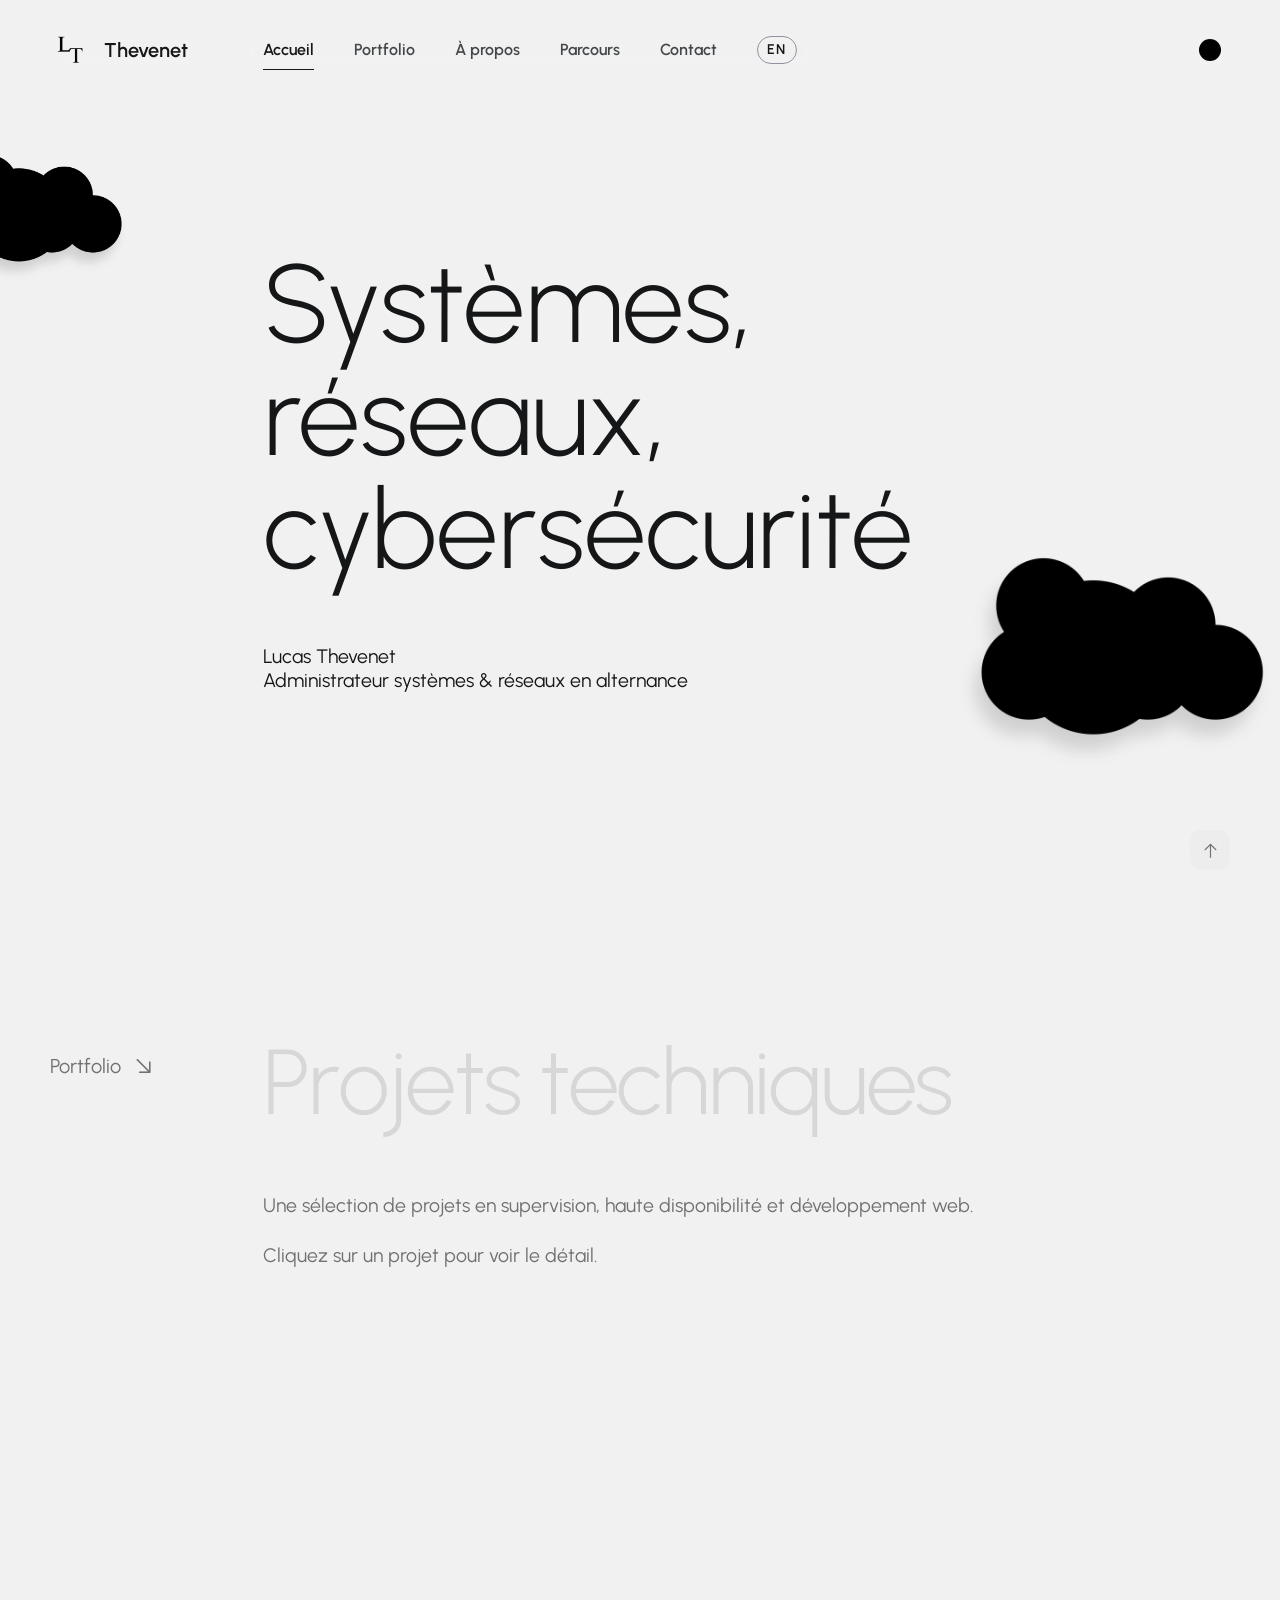
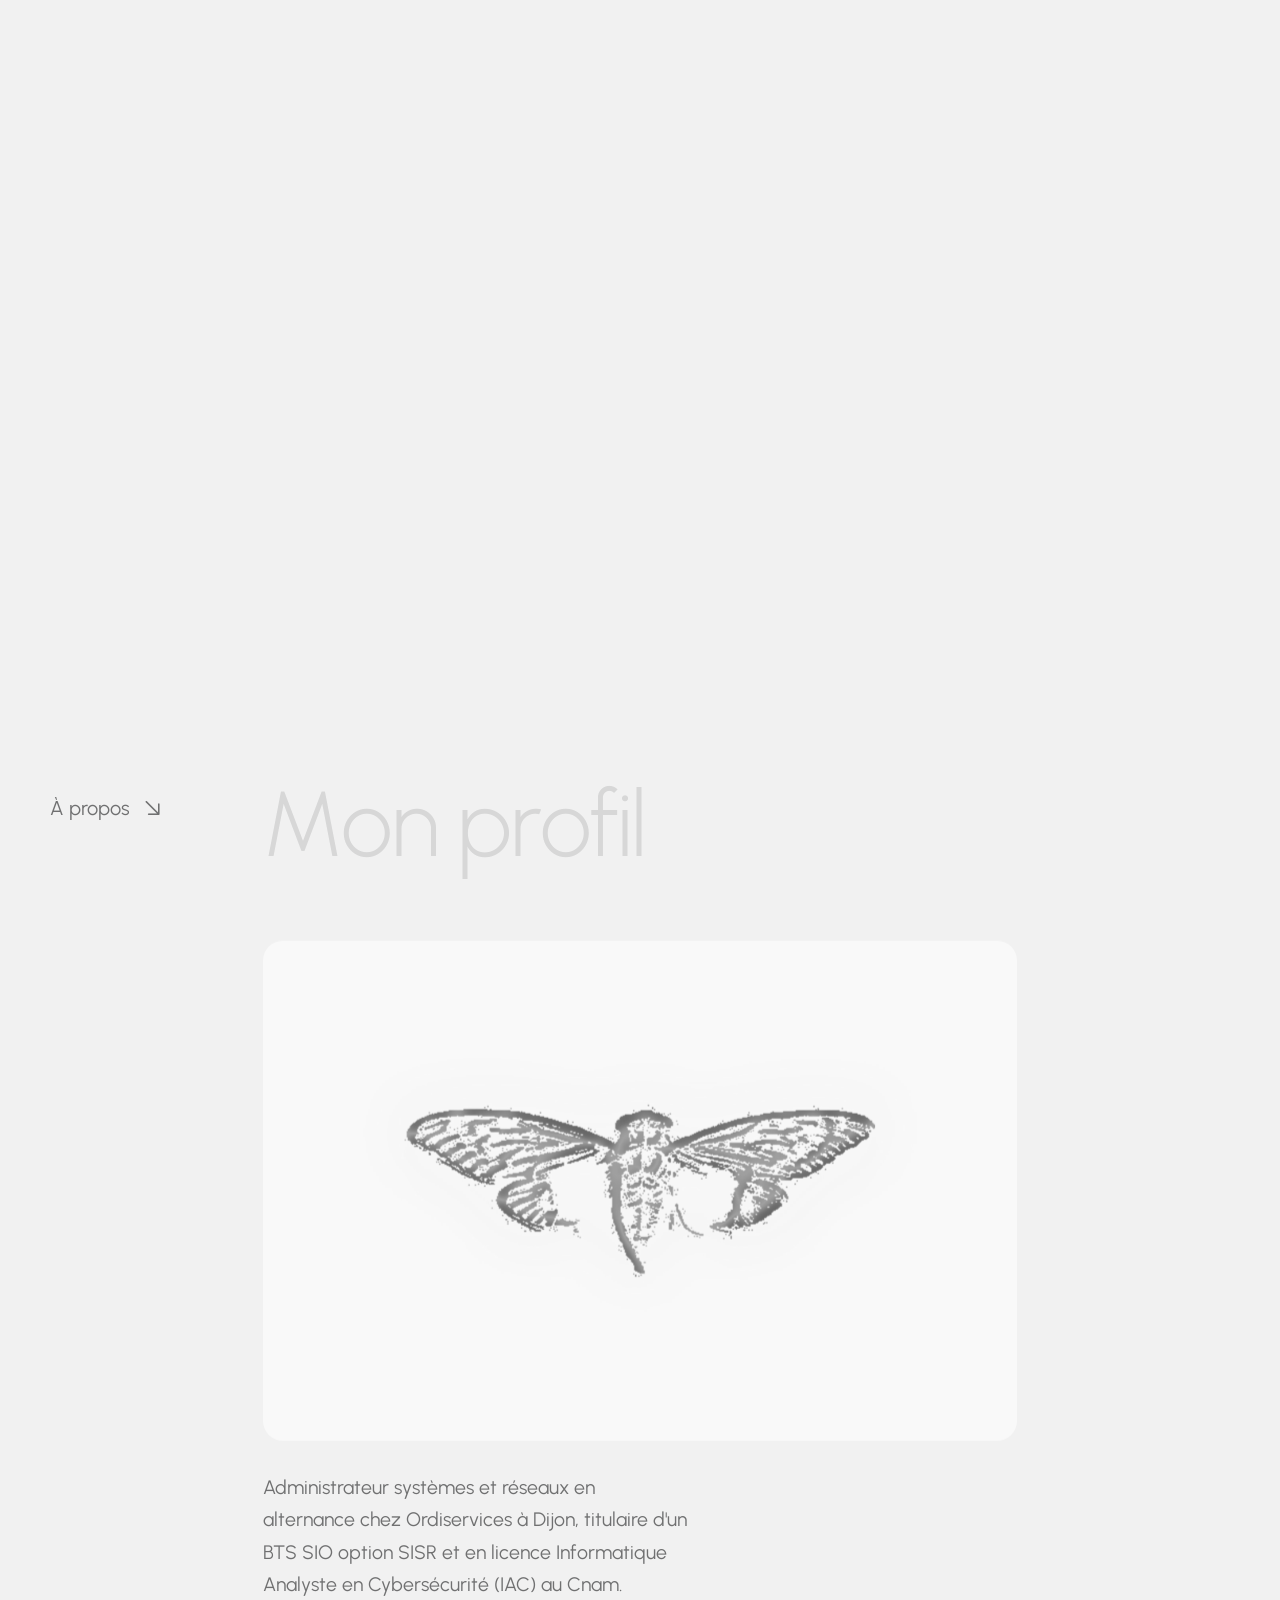
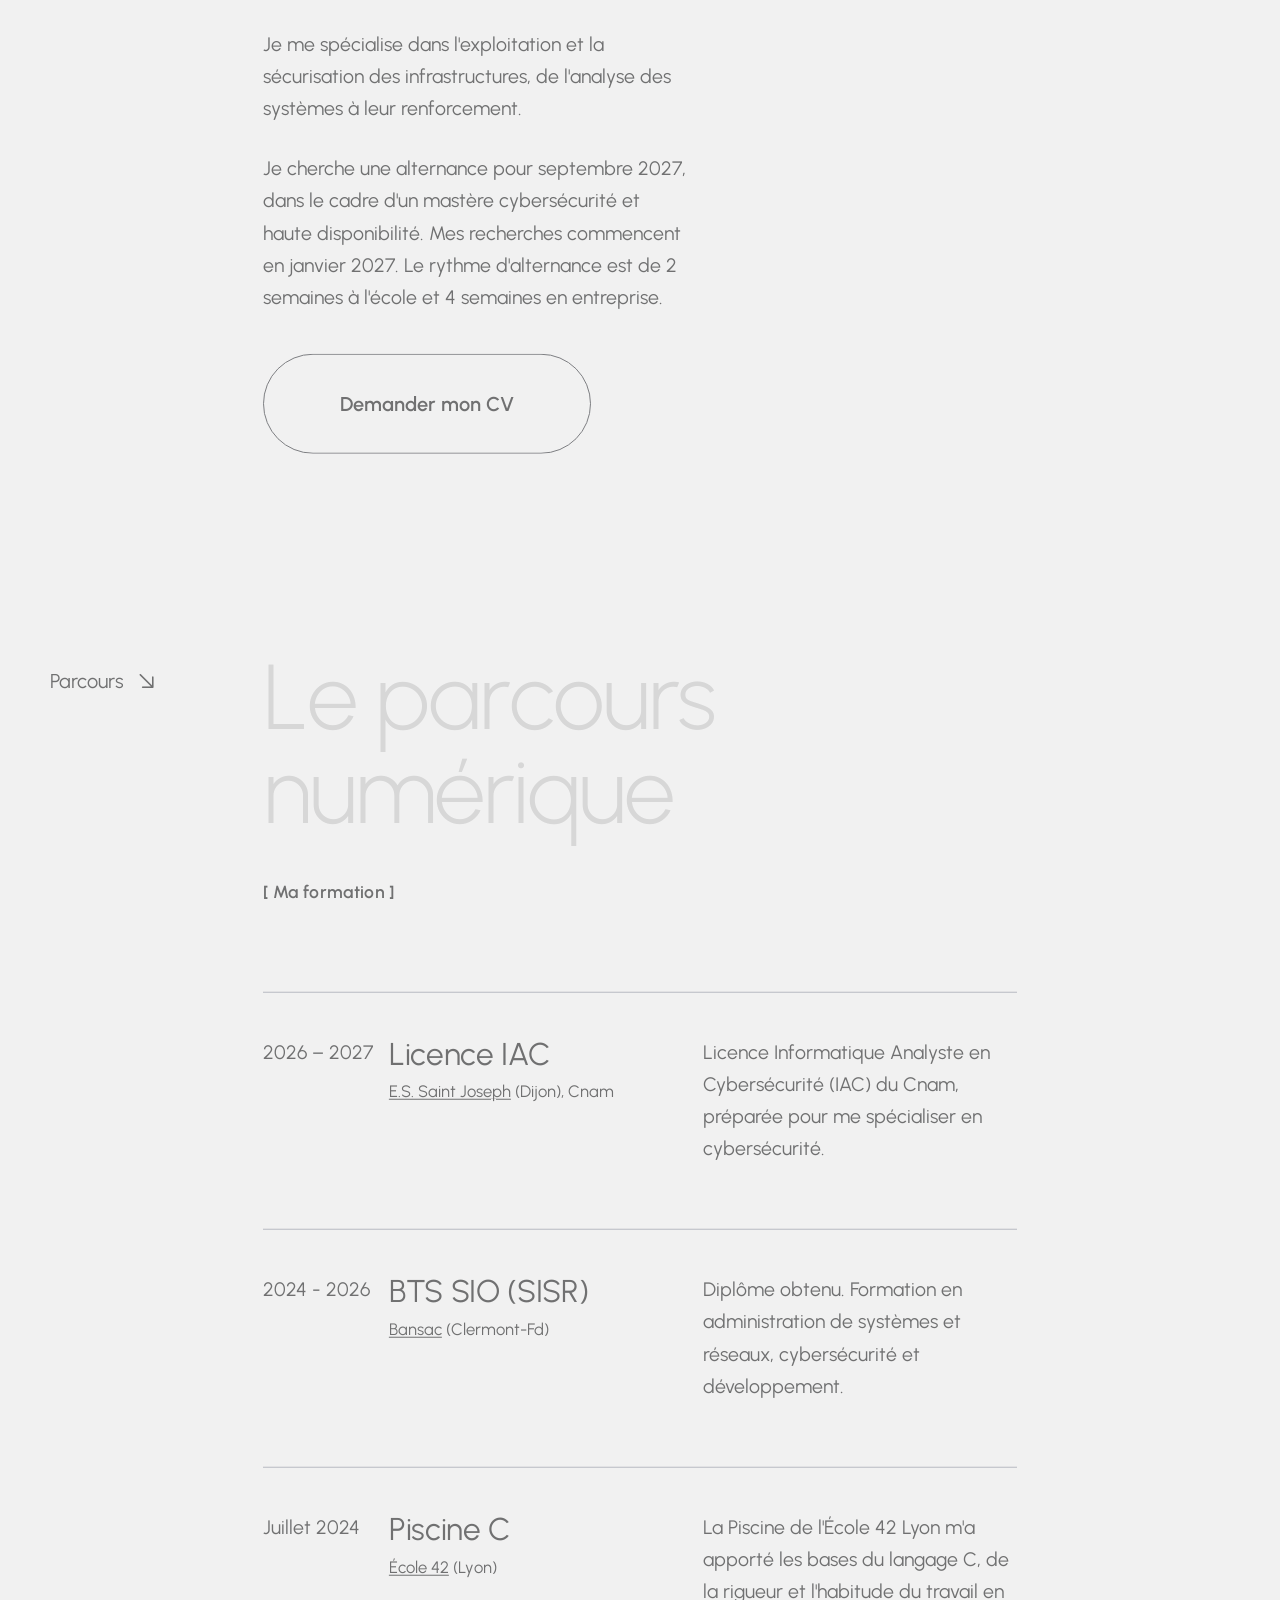
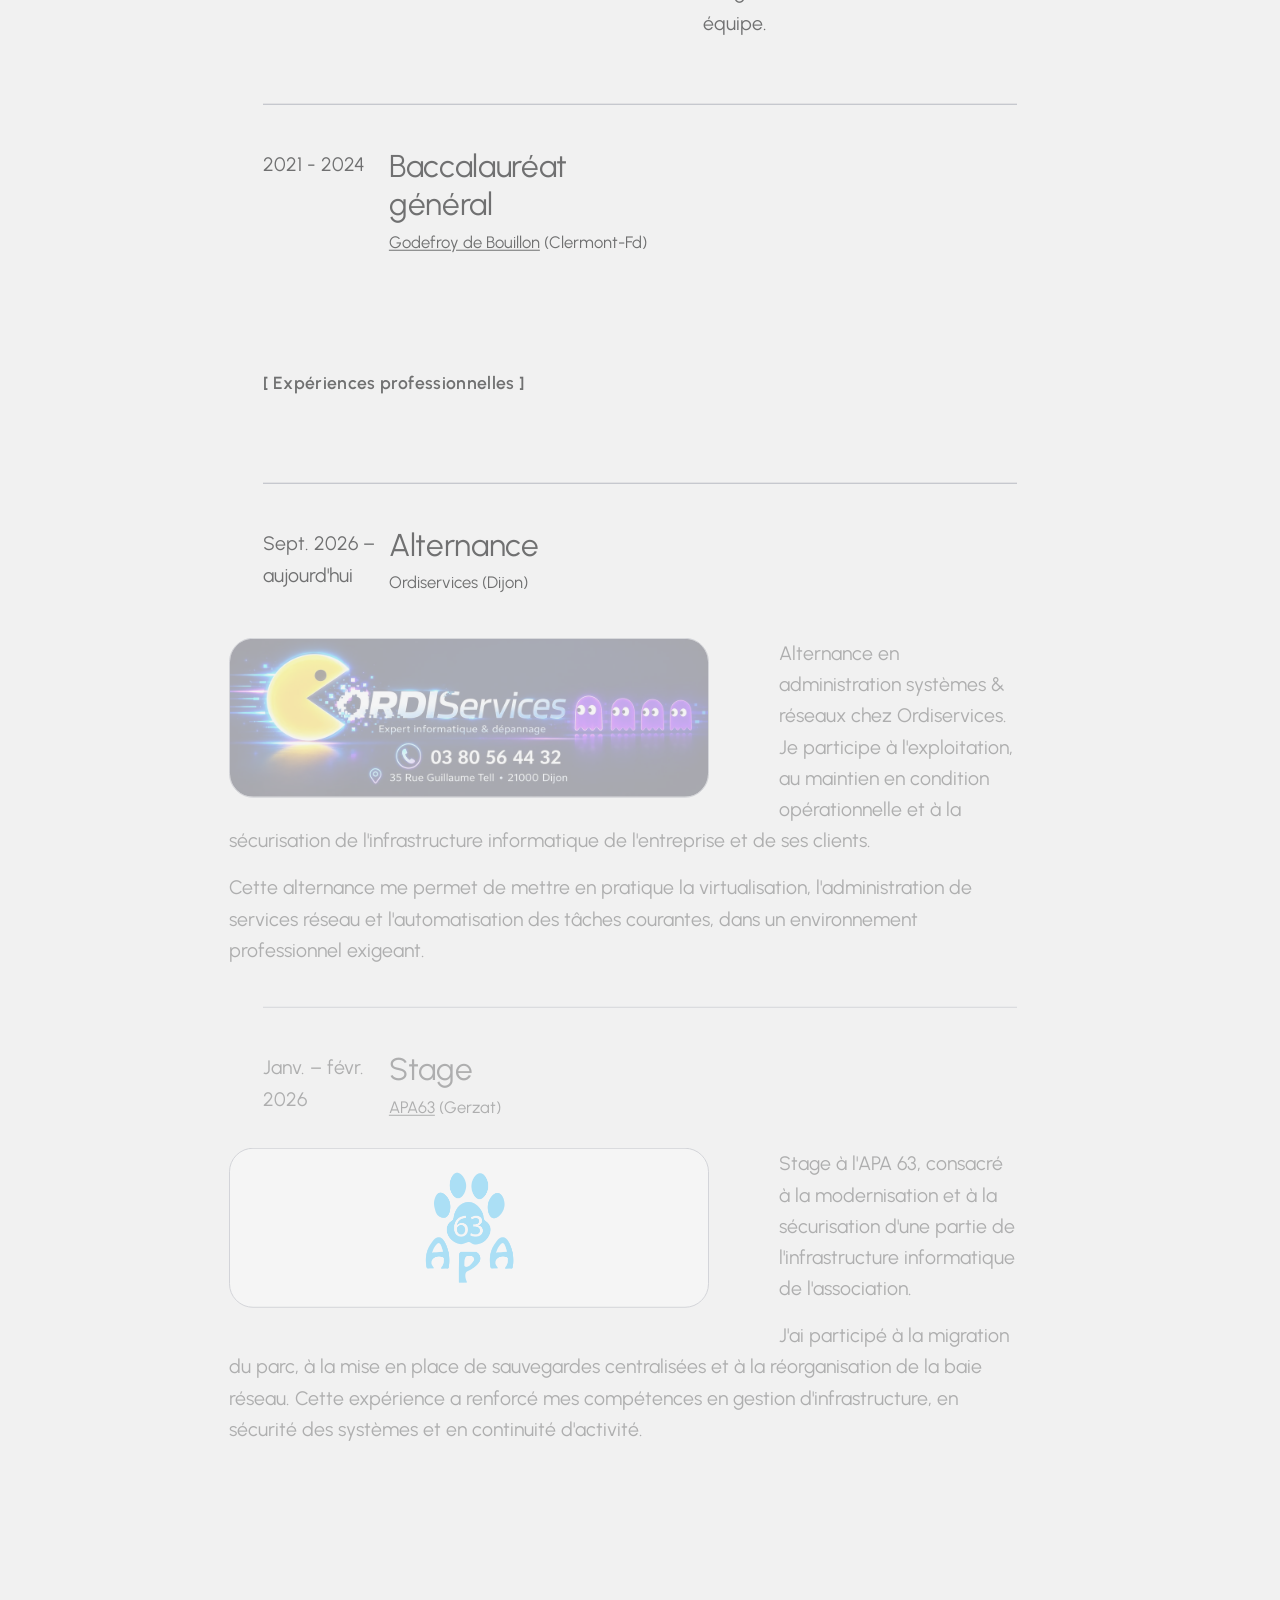
<file: index.html>
<!DOCTYPE html>
<html lang="fr">

  <head>
    <meta charset="UTF-8">
    <meta http-equiv="Content-Security-Policy" content="default-src 'self'; script-src 'self'; style-src 'self' 'unsafe-inline'; img-src 'self' data:; font-src 'self' data:; connect-src 'self'; object-src 'none'; base-uri 'self'; form-action 'none'; frame-src 'none'; upgrade-insecure-requests">
    <meta name="referrer" content="strict-origin-when-cross-origin">
    <meta name="viewport" content="width=device-width, initial-scale=1">

    <!-- Title & description -->
    <title>Lucas Thevenet | Administrateur systèmes &amp; réseaux en alternance – Cybersécurité des infrastructures</title>
    <meta name="description" content="Portfolio de Lucas Thevenet, administrateur systèmes &amp; réseaux en alternance à Dijon, en spécialisation cybersécurité des infrastructures : Wazuh, Kubernetes, Docker, Linux.">
    <meta name="author" content="Lucas Thevenet">
    <meta name="robots" content="index, follow, max-image-preview:large, max-snippet:-1, max-video-preview:-1">
    <link rel="canonical" href="https://www.thevenet.eu/">
    <link rel="alternate" hreflang="fr" href="https://www.thevenet.eu/">
    <link rel="alternate" hreflang="en" href="https://www.thevenet.eu/en.html">
    <link rel="alternate" hreflang="x-default" href="https://www.thevenet.eu/">

    <!-- Open Graph (Facebook, LinkedIn, Discord, Slack, WhatsApp...) -->
    <meta property="og:type" content="website">
    <meta property="og:site_name" content="Lucas Thevenet - Portfolio">
    <meta property="og:title" content="Lucas Thevenet | Administrateur systèmes &amp; réseaux en alternance – Cybersécurité des infrastructures">
    <meta property="og:description" content="Portfolio de Lucas Thevenet, administrateur systèmes &amp; réseaux en alternance à Dijon, en spécialisation cybersécurité des infrastructures : Wazuh, Kubernetes, Docker, Linux.">
    <meta property="og:url" content="https://www.thevenet.eu/">
    <meta property="og:image" content="https://www.thevenet.eu/img/social/og-image.jpg">
    <meta property="og:image:type" content="image/jpeg">
    <meta property="og:image:width" content="1200">
    <meta property="og:image:height" content="630">
    <meta property="og:image:alt" content="Lucas Thevenet - Full Stack Developer, Network Administrator, Cyber Security Analyst">
    <meta property="og:locale" content="fr_FR">
    <meta property="og:locale:alternate" content="en_US">

    <!-- Twitter / X -->
    <meta name="twitter:card" content="summary_large_image">
    <meta name="twitter:title" content="Lucas Thevenet | Administrateur systèmes &amp; réseaux en alternance – Cybersécurité des infrastructures">
    <meta name="twitter:description" content="Portfolio de Lucas Thevenet, administrateur systèmes &amp; réseaux en alternance à Dijon, en spécialisation cybersécurité des infrastructures : Wazuh, Kubernetes, Docker, Linux.">
    <meta name="twitter:image" content="https://www.thevenet.eu/img/social/og-image.jpg">
    <meta name="twitter:image:alt" content="Lucas Thevenet - Full Stack Developer, Network Administrator, Cyber Security Analyst">

    <!-- Favicon & Icons Start -->
    <link rel="icon" href="img/favicon/favicon.ico?v=20261108" sizes="16x16 32x32 48x48">
    <link rel="icon" href="img/favicon/favicon-96.png?v=20261108" type="image/png" sizes="96x96">
    <link rel="apple-touch-icon" href="img/favicon/apple-touch-icon.png?v=20261108">
    <link rel="manifest" href="site.webmanifest">
    <!-- Favicon & Icons End -->

    <!-- Preloads : ressources critiques du premier affichage -->
    <link rel="preload" href="fonts/Urbanist/Urbanist-Variable-latin.woff2" as="font" type="font/woff2" crossorigin>
    <link rel="preload" href="fonts/Phosphor/Phosphor.woff2" as="font" type="font/woff2" crossorigin>
    <link rel="preload" href="img/ambiance/background.webp" as="image" fetchpriority="high">

    <!-- Styles Start (incrémenter ?v= après une modification du fichier) -->
    <link rel="stylesheet" type="text/css" href="css/loaders/loader.css?v=20261107">
    <link rel="stylesheet" type="text/css" href="css/plugins.css?v=20261107">
    <link rel="stylesheet" type="text/css" href="css/main.css?v=20261107f">
    <!-- Styles End -->

    <!-- Scripts : téléchargés en parallèle (defer), exécutés dans l'ordre après l'analyse du HTML -->
    <script src="js/libs.min.js?v=20261107" defer></script>
    <script src="js/gallery-init.js?v=20261107" defer></script>
    <script src="js/app.js?v=20261107" defer></script>
    <script src="js/contact.js?v=20261107" defer></script>

    <!-- Sans JavaScript : ne pas bloquer le contenu derrière le préchargeur -->
    <noscript><style>#loader{display:none !important}</style></noscript>

    <!-- Custom Browser Color Start -->
    <meta name="theme-color" media="(prefers-color-scheme: light)" content="#f1f1f1">
    <meta name="theme-color" media="(prefers-color-scheme: dark)" content="#141414">
    <meta name="apple-mobile-web-app-capable" content="yes">
    <meta name="apple-mobile-web-app-status-bar-style" content="black-translucent">
    <!-- Custom Browser Color End -->

    <!-- Structured data (schema.org) : Person + ProfilePage + WebSite + projets -->
    <script type="application/ld+json">
{
  "@context": "https://schema.org",
  "@graph": [
    {
      "@type": "WebSite",
      "@id": "https://www.thevenet.eu/#website",
      "url": "https://www.thevenet.eu/",
      "name": "Lucas Thevenet - Portfolio",
      "alternateName": [
        "Thevenet Lucas",
        "Thevenet_"
      ],
      "inLanguage": "fr",
      "publisher": {
        "@id": "https://www.thevenet.eu/#person"
      }
    },
    {
      "@type": "ProfilePage",
      "@id": "https://www.thevenet.eu/#profilepage",
      "url": "https://www.thevenet.eu/",
      "name": "Lucas Thevenet | Administrateur systèmes & réseaux en alternance – Cybersécurité des infrastructures",
      "description": "Portfolio de Lucas Thevenet, administrateur systèmes & réseaux en alternance à Dijon, en spécialisation cybersécurité des infrastructures : Wazuh, Kubernetes, Docker, Linux.",
      "inLanguage": "fr",
      "isPartOf": {
        "@id": "https://www.thevenet.eu/#website"
      },
      "dateModified": "2026-11-08",
      "mainEntity": {
        "@id": "https://www.thevenet.eu/#person"
      },
      "primaryImageOfPage": {
        "@type": "ImageObject",
        "url": "https://www.thevenet.eu/img/social/og-image.jpg",
        "width": 1200,
        "height": 630
      }
    },
    {
      "@type": "Person",
      "@id": "https://www.thevenet.eu/#person",
      "name": "Lucas Thevenet",
      "givenName": "Lucas",
      "familyName": "Thevenet",
      "alternateName": "Thevenet Lucas",
      "url": "https://www.thevenet.eu/",
      "jobTitle": "Administrateur systèmes & réseaux en alternance – Cybersécurité des infrastructures",
      "description": "Administrateur systèmes et réseaux en alternance, attaché à construire, améliorer et sécuriser des infrastructures modernes.",
      "address": {
        "@type": "PostalAddress",
        "addressLocality": "Dijon",
        "addressRegion": "Côte-d'Or",
        "addressCountry": "FR"
      },
      "worksFor": {
        "@type": "Organization",
        "name": "Ordiservices",
        "address": {
          "@type": "PostalAddress",
          "addressLocality": "Dijon",
          "addressCountry": "FR"
        }
      },
      "sameAs": [
        "https://github.com/miinja",
        "https://linkedin.com/in/lucas-thevenet-a44a56333"
      ],
      "alumniOf": [
        {
          "@type": "EducationalOrganization",
          "name": "Campus La Salle Bansac",
          "url": "https://www.lasalle63.fr/campus-1"
        },
        {
          "@type": "EducationalOrganization",
          "name": "Lycée Godefroy de Bouillon",
          "url": "https://www.lasalle63.fr/legt"
        }
      ],
      "knowsAbout": [
        "Proxmox VE",
        "PowerShell",
        "Bash",
        "Web development",
        "PHP",
        "MySQL",
        "JavaScript",
        "HTML5",
        "CSS3",
        "Network administration",
        "Cyber security",
        "Linux",
        "Docker",
        "Kubernetes",
        "HAProxy",
        "pfSense",
        "Wireshark",
        "Wazuh",
        "Elasticsearch",
        "Home Assistant",
        "Windows"
      ]
    },
    {
      "@type": "ItemList",
      "@id": "https://www.thevenet.eu/#projects",
      "name": "Projets sélectionnés",
      "itemListElement": [
        {
          "@type": "ListItem",
          "position": 1,
          "item": {
            "@type": "CreativeWork",
            "name": "Déploiement de Wazuh & supervision de la sécurité",
            "description": "Mise en place d'une supervision centralisée avec Wazuh dans le cadre d'un projet de cours, avec collecte des journaux de systèmes Linux et Windows, détection des menaces et alertes en temps réel.",
            "image": "https://www.thevenet.eu/img/portfolio/Wazuh.png",
            "creator": {
              "@id": "https://www.thevenet.eu/#person"
            },
            "keywords": "Wazuh, Elasticsearch, Linux, Windows",
            "genre": "Projet de cours"
          }
        },
        {
          "@type": "ListItem",
          "position": 2,
          "item": {
            "@type": "CreativeWork",
            "name": "Haute disponibilité avec Kubernetes",
            "description": "Déploiement d'une infrastructure Kubernetes avec HAProxy dans le cadre d'un projet de cours, pour mettre en œuvre la haute disponibilité et la tolérance aux pannes.",
            "image": "https://www.thevenet.eu/img/portfolio/Kubernetes.png",
            "creator": {
              "@id": "https://www.thevenet.eu/#person"
            },
            "keywords": "Kubernetes, Docker, Linux, HAProxy",
            "genre": "Projet de cours"
          }
        },
        {
          "@type": "ListItem",
          "position": 3,
          "item": {
            "@type": "CreativeWork",
            "name": "Virtualisation avec Proxmox VE",
            "description": "Déploiement et administration d'un labo personnel sous Proxmox VE, avec création et gestion de machines virtuelles et de conteneurs.",
            "image": "https://www.thevenet.eu/img/portfolio/Proxmox.png",
            "creator": {
              "@id": "https://www.thevenet.eu/#person"
            },
            "keywords": "Proxmox VE, Linux",
            "genre": "Labo personnel"
          }
        },
        {
          "@type": "ListItem",
          "position": 4,
          "item": {
            "@type": "CreativeWork",
            "name": "OfisHelper",
            "description": "Application web d'aide à la rédaction et au résumé d'e-mails, basée sur l'API GPT, avec paiement en ligne et base de données.",
            "image": "https://www.thevenet.eu/img/portfolio/Ofishelper.webp",
            "creator": {
              "@id": "https://www.thevenet.eu/#person"
            },
            "keywords": "PHP, MySQL, JavaScript, HTML5, CSS3",
            "genre": "Développement web"
          }
        }
      ]
    }
  ]
}
    </script>
  </head>

  <body>

    <a class="skip-link" href="#page-content">Aller au contenu principal</a>

    <!-- Loader Start -->
    <div id="loader" class="page-loader">
      <div class="page-loader__panel">
        <div class="page-loader__content">
          <div class="page-loader__count">
            <span class="page-loader__value">0</span>
            <span class="page-loader__unit">%</span>
          </div>
        </div>
      </div>
    </div>
    <!-- Loader End -->

    <!-- Header Start -->
    <header id="header" class="site-header d-flex justify-content-center page-ready-fade">
      <div class="site-header__nav d-flex justify-content-start">
        <nav id="menu" class="site-nav">
          <ul class="site-nav__list d-flex justify-content-start">
            <li class="site-nav__item">
              <a class="site-nav__link btn" href="#home">
                <span class="site-nav__label">Accueil</span>
                <i class="ph ph-house-simple"></i>
              </a>
            </li>
            <li class="site-nav__item">
              <a class="site-nav__link btn" href="#portfolio">
                <span class="site-nav__label">Portfolio</span>
                <i class="ph ph-squares-four"></i>
              </a>
            </li>
            <li class="site-nav__item">
              <a class="site-nav__link btn" href="#about">
                <span class="site-nav__label">À propos</span>
                <i class="ph ph-user"></i>
              </a>
            </li>
            <li class="site-nav__item">
              <a class="site-nav__link btn" href="#resume">
                <span class="site-nav__label">Parcours</span>
                <i class="ph ph-article"></i>
              </a>
            </li>
            <li class="site-nav__item">
              <a class="site-nav__link btn" href="#contact">
                <span class="site-nav__label">Contact</span>
                <i class="ph ph-envelope"></i>
              </a>
            </li>
            <li class="site-nav__item site-nav__item--lang">
              <a class="site-nav__link site-nav__link--lang btn" href="en.html" hreflang="en" lang="en" title="English version">
                <span class="site-nav__lang">EN</span>
              </a>
            </li>
          </ul>
        </nav>
      </div>
    </header>
    <!-- Header End -->

    <!-- Logo Start -->
    <div class="site-brand page-ready-fade">
      <a href="#home" class="site-brand__link">
        <img class="site-brand__mark" src="img/favicon/Logo-blanc.png" alt="Thevenet_">
        <span class="site-brand__name">Thevenet</span>
      </a>
    </div>
    <!-- Logo End -->

    <div class="theme-toggle page-ready-fade">
      <button id="color-switcher" class="theme-toggle__button" type="button" role="switch" aria-label="Basculer entre le mode clair et le mode sombre" aria-checked="true"></button>
    </div>

    <!-- Page Content Start -->
    <main id="page-content" class="site-content" tabindex="-1">

      <!-- Main Section Start -->
      <section id="home" class="hero home">
        <div class="hero__frame hero__frame--compact">
          <div class="hero__art hero__art--base">
            <div class="hero__art-front" data-speed="0.6">
              <img class="theme-image" alt="" width="1440" height="980" fetchpriority="high" decoding="async" src="img/ambiance/background.webp">
            </div>
            <div class="hero__art-back" data-speed="0.8">
              <img class="theme-image" alt="" width="1440" height="980" decoding="async" src="img/ambiance/background.webp">
            </div>
          </div>
          <div class="container-fluid p-0 full-height-desktop">
            <div class="row g-0 full-height-desktop align-items-xl-stretch">
              <div class="col-12 col-xl-2"></div>
              <div class="col-12 col-xl-8 full-height-desktop">
                <div id="headline" class="hero-copy hero-copy--compact d-flex align-items-start flex-column page-ready-group">
                  <h1 class="hero-copy__title page-ready-item"><span class="sr-only">Lucas Thevenet, administrateur systèmes &amp; réseaux en alternance – cybersécurité des infrastructures. </span>Systèmes, réseaux, cybersécurité</h1>
                  <p class="hero-copy__lead hero-copy__lead--spaced page-ready-item">Lucas Thevenet<br>
                    Administrateur systèmes &amp; réseaux en alternance
                  </p>
                </div>
              </div>
              <div class="col-12 col-xl-2"></div>
            </div>
          </div>
        </div>
      </section>
      <!-- Main Section End -->

      <!-- Section - Portfolio - Start -->
      <section id="portfolio" class="page-section page-section--spaced portfolio">
        <div class="page-section__wrap">
          <div class="container-fluid p-0">
            <div class="row g-0">
              <div class="col-12 col-xl-2">
                <div class="page-section__aside">
                  <div class="section-block section-block--label">
                    <span class="section-label icon-right reveal-up">
                      <span class="section-label__text">Portfolio</span>
                      <i class="ph ph-arrow-down-right"></i>
                    </span>
                  </div>
                </div>
              </div>
              <!-- Section Content Start -->
              <div class="col-12 col-xl-8">
                <div class="page-section__body">
                  <div class="section-block section-block--title-copy">
                    <div class="section-intro">
                      <h2 class="split-reveal reveal-up">Projets techniques</h2>
                      <div class="section-intro__text text-relaxed text-stack text-stack--intro reveal-up">
                        <p>Une sélection de projets en supervision, haute disponibilité et développement web.</p>
                        <p>Cliquez sur un projet pour voir le détail.</p>
                      </div>
                    </div>
                  </div>
                  <div class="section-block section-block--grid">
                    <div class="container-fluid px-0 project-gallery">
                      <div class="row gx-0 project-gallery__grid" data-masonry='{"percentPosition": true }'>
                        <figure class="col-12 col-md-6 project-card grid-item reveal-grid-2">
                          <a href="img/portfolio/Wazuh.png" data-image="img/portfolio/Wazuh.png" class="project-card__media" data-size="1536x1024">
                            <img src="img/portfolio/Wazuh.png" class="project-card__image" width="1536" height="1024" decoding="async" alt="Logo Wazuh">
                          </a>
                          <figcaption class="project-card__details">
                            <h5>Déploiement de Wazuh &amp; supervision de la sécurité
                              <small>Projet de cours</small>
                            </h5>
                            <div class="project-card__copy">
                              <p class="text-small">
                                Mise en place d'une supervision centralisée avec Wazuh dans le cadre d'un projet de cours, avec collecte des journaux de systèmes Linux et Windows, détection des menaces et alertes en temps réel.
                              </p>
                              <p class="project-card__meta text-small">Outils : Wazuh, Elasticsearch, Linux, Windows</p>
                            </div>
                          </figcaption>
                          <h3 class="project-card__title">Déploiement de Wazuh &amp; supervision de la sécurité</h3>
                        </figure>
                        <figure class="col-12 col-md-6 project-card grid-item reveal-grid-2">
                          <a href="img/portfolio/Kubernetes.png" data-image="img/portfolio/Kubernetes.png" class="project-card__media" data-size="1536x1024">
                            <img src="img/portfolio/Kubernetes.png" class="project-card__image" width="1536" height="1024" decoding="async" alt="Illustration isométrique de nœuds serveurs reliés par des lignes lumineuses, avec le logo Kubernetes">
                          </a>
                          <figcaption class="project-card__details">
                            <h5>Haute disponibilité avec Kubernetes
                              <small>Projet de cours</small>
                            </h5>
                            <div class="project-card__copy">
                              <p class="text-small">
                                Déploiement d'une infrastructure Kubernetes avec HAProxy dans le cadre d'un projet de cours, pour mettre en œuvre la haute disponibilité et la tolérance aux pannes.
                              </p>
                              <p class="project-card__meta text-small">Outils : Kubernetes, Docker, Linux, HAProxy</p>
                            </div>
                          </figcaption>
                          <h3 class="project-card__title">Haute disponibilité avec Kubernetes</h3>
                        </figure>
                        <figure class="col-12 col-md-6 project-card grid-item reveal-grid-2">
                          <a href="img/portfolio/Proxmox.png" data-image="img/portfolio/Proxmox.png" class="project-card__media" data-size="1200x800">
                            <img src="img/portfolio/Proxmox.png" class="project-card__image" width="1200" height="800" decoding="async" alt="Logo Proxmox">
                          </a>
                          <figcaption class="project-card__details">
                            <h5>Virtualisation avec Proxmox VE
                              <small>Labo personnel</small>
                            </h5>
                            <div class="project-card__copy">
                              <p class="text-small">
                                Déploiement et administration d'un labo personnel sous Proxmox VE, avec création et gestion de machines virtuelles et de conteneurs.
                              </p>
                              <p class="project-card__meta text-small">Outils : Proxmox VE, Linux</p>
                            </div>
                          </figcaption>
                          <h3 class="project-card__title">Virtualisation avec Proxmox VE</h3>
                        </figure>
                        <figure class="col-12 col-md-6 project-card grid-item reveal-grid-2">
                          <a href="img/portfolio/Ofishelper.webp" data-image="img/portfolio/Ofishelper.webp" class="project-card__media" data-size="1400x1050">
                            <img src="img/portfolio/Ofishelper.webp" class="project-card__image" width="1400" height="1050" decoding="async" alt="Illustration d'un petit robot en carton qui trie des papiers, mascotte de l'application de productivité OfisHelper">
                          </a>
                          <figcaption class="project-card__details">
                            <h5>OfisHelper
                              <small>Développement web</small>
                            </h5>
                            <div class="project-card__copy">
                              <p class="text-small">
                                Application web d'aide à la rédaction et au résumé d'e-mails, basée sur l'API GPT, avec paiement en ligne et base de données.
                              </p>
                              <p class="project-card__meta text-small">Technologies : PHP, MySQL, JavaScript, HTML5, CSS3</p>
                            </div>
                          </figcaption>
                          <h3 class="project-card__title">OfisHelper - Outil de productivité pour entreprise</h3>
                        </figure>

                      </div>
                    </div>
                  </div>
                </div>
              </div>
              <div class="col-12 col-xl-2"></div>
            </div>
          </div>
        </div>
      </section>
      <!-- Section - Portfolio - End -->

      <!-- Section - About - Start -->
      <section id="about" class="page-section page-section--spaced about">
        <div class="page-section__wrap">
          <div class="container-fluid p-0">
            <div class="row g-0">
              <div class="col-12 col-xl-2">
                <div class="page-section__aside">
                  <div class="section-block section-block--label">
                    <span class="section-label icon-right reveal-up">
                      <span class="section-label__text">À propos</span>
                      <i class="ph ph-arrow-down-right"></i>
                    </span>
                  </div>
                </div>
              </div>
              <div class="col-12 col-xl-8">
                <div class="page-section__body">
                  <div class="section-block section-block--title">
                    <div class="section-intro">
                      <h2 class="split-reveal reveal-up">Mon profil</h2>
                    </div>
                  </div>
                  <div class="section-block section-block--grid">
                    <div class="container-fluid p-0">
                      <div class="row g-0">
                        <div class="col-12 grid-item">
                          <div class="theme-image divider divider-image about-photo reveal-up"></div>
                        </div>
                      </div>
                    </div>
                  </div>
                  <div class="section-block section-block--grid">
                    <div class="container-fluid p-0">
                      <div class="row g-0 justify-content-between">
              
                        <div class="col-12 col-md-8 col-lg-7 col-xxl-9 grid-item about-story section-column--compact">
                          <p class="about-story__text text-relaxed reveal-up">Administrateur systèmes et réseaux en alternance chez Ordiservices à Dijon, titulaire d'un BTS SIO option SISR et en licence Informatique Analyste en Cybersécurité (IAC) au Cnam.</p>
                          <p class="about-story__text text-relaxed reveal-up">Je me spécialise dans l'exploitation et la sécurisation des infrastructures, de l'analyse des systèmes à leur renforcement.</p>
                          <p class="about-story__text text-relaxed reveal-up">Je cherche une alternance pour septembre 2027, dans le cadre d'un mastère cybersécurité et haute disponibilité. Mes recherches commencent en janvier 2027. Le rythme d'alternance est de 2 semaines à l'école et 4 semaines en entreprise.</p>
                          <div class="btn-group about-story__actions reveal-up">
                            <a class="btn btn--primary btn-hover" href="#contact" data-e="eGgxd2hxaHloa3dDdmVybQ==" title="Demander le CV de Lucas Thevenet par e-mail">
                              <em></em>
                              <span class="btn__label">
                                Demander mon CV
                              </span>
                            </a>
                          </div>
                        </div>
              
              
                      </div>
                    </div>
                  </div>
                </div>
              </div>
              <div class="col-12 col-xl-2"></div>
            </div>
          </div>
        </div>
      </section>
      <!-- Section - About - End -->

      <!-- Section - Resume - Start -->
      <section id="resume" class="page-section page-section--spaced resume">
        <div class="page-section__wrap">
          <div class="container-fluid p-0">
            <div class="row g-0">
              <div class="col-12 col-xl-2">
                <div class="page-section__aside">
                  <div class="section-block section-block--label">
                    <span class="section-label icon-right reveal-up">
                      <span class="section-label__text">Parcours</span>
                      <i class="ph ph-arrow-down-right"></i>
                    </span>
                  </div>
                </div>
              </div>
              <!-- Section Name End -->

              <!-- Section Content Start -->
              <div class="col-12 col-xl-8">
                <div class="page-section__body">
                  <div class="section-block section-block--title-wide">
                    <div class="section-intro">
                      <h2 class="split-reveal reveal-up">Le parcours<br>numérique</h2>
                    </div>
                  </div>

                  <!-- Content Block - School Path Start -->
                  <div class="section-block section-block--spaced">
                    <div class="section-subhead">
                      <p class="section-kicker reveal-up">Ma formation</p>
                    </div>
                    <div class="container-fluid p-0 timeline">
                      <div class="timeline-divider reveal-up"></div>
                      <div class="row g-0 timeline__item">
                        <div class="col-12 col-md-4 col-lg-2">
                          <p class="timeline__date text-relaxed reveal-up">2026 – 2027</p>
                        </div>
                        <div class="col-12 col-md-4 col-lg-5">
                          <h4 class="timeline__title reveal-up">Licence IAC</h4>
                          <p class="timeline__meta text-small reveal-up">
                            <a class="inline-link" href="https://esjodijon.com/formations/licence-iac/" target="_blank" rel="noopener noreferrer">E.S. Saint Joseph</a> (Dijon), Cnam
                          </p>
                        </div>
                        <div class="col-12 col-md-4 col-lg-5">
                          <p class="timeline__description text-relaxed reveal-up">Licence Informatique Analyste en Cybersécurité (IAC) du Cnam, préparée pour me spécialiser en cybersécurité.</p>
                        </div>
                      </div>
                      <div class="timeline-divider reveal-up"></div>
                      <div class="row g-0 timeline__item">
                        <div class="col-12 col-md-4 col-lg-2">
                          <p class="timeline__date text-relaxed reveal-up">2024 - 2026</p>
                        </div>
                        <div class="col-12 col-md-4 col-lg-5">
                          <h4 class="timeline__title reveal-up">BTS SIO (SISR)</h4>
                          <p class="timeline__meta text-small reveal-up">
                            <a class="inline-link" href="https://www.lasalle63.fr/campus-1" target="_blank" rel="noopener noreferrer">Bansac</a> (Clermont-Fd)
                          </p>
                        </div>
                        <div class="col-12 col-md-4 col-lg-5">
                          <p class="timeline__description text-relaxed reveal-up">Diplôme obtenu. Formation en administration de systèmes et réseaux, cybersécurité et développement.</p>
                        </div>
                      </div>
                      <div class="timeline-divider reveal-up"></div>
                      <div class="row g-0 timeline__item">
                        <div class="col-12 col-md-4 col-lg-2">
                          <p class="timeline__date text-relaxed reveal-up">Juillet 2024</p>
                        </div>
                        <div class="col-12 col-md-4 col-lg-5">
                          <h4 class="timeline__title reveal-up">Piscine C</h4>
                          <p class="timeline__meta text-small reveal-up">
                            <a class="inline-link" href="https://42lyon.fr" target="_blank" rel="noopener noreferrer">École 42</a> (Lyon)
                          </p>
                        </div>
                        <div class="col-12 col-md-4 col-lg-5">
                          <p class="timeline__description text-relaxed reveal-up">La Piscine de l'École 42 Lyon m'a apporté les bases du langage C, de la rigueur et l'habitude du travail en équipe.</p>
                        </div>
                      </div>
                      <div class="timeline-divider reveal-up"></div>
                      <div class="row g-0 timeline__item">
                        <div class="col-12 col-md-4 col-lg-2">
                          <p class="timeline__date text-relaxed reveal-up">2021 - 2024</p>
                        </div>
                        <div class="col-12 col-md-4 col-lg-5">
                          <h4 class="timeline__title reveal-up">Baccalauréat général</h4>
                          <p class="timeline__meta text-small reveal-up">
                            <a class="inline-link" href="https://www.lasalle63.fr/legt" target="_blank" rel="noopener noreferrer">Godefroy de Bouillon</a> (Clermont-Fd)
                          </p>
                        </div>
                      </div>
                    </div>
                  </div>
                  </div>
                  <!-- Content Block - My Education End -->

                  <!-- Content Block - Work Experience Start -->
                  <div class="section-block section-block--spaced">
                    <div class="section-subhead">
                      <p class="section-kicker reveal-up">Expériences professionnelles</p>
                    </div>
                    <div class="container-fluid p-0 timeline">
                      <div class="timeline-divider reveal-up"></div>
                      <div class="row g-0 timeline__item">
                        <div class="col-12 col-md-4 col-lg-2">
                          <p class="timeline__date text-relaxed reveal-up">Sept. 2026 – aujourd'hui</p>
                        </div>
                        <div class="col-12 col-md-8 col-lg-10">
                          <div class="timeline__internship-grid">
                            <div class="timeline__internship-meta">
                              <h4 class="timeline__title reveal-up">Alternance</h4>
                              <p class="timeline__meta text-small reveal-up">Ordiservices (Dijon)</p>
                            </div>
                            <div class="timeline__internship-flow text-relaxed reveal-up">
                              <div class="timeline__company-media timeline__company-media--banner">
                                <img src="img/portfolio/Ordiservices.webp" width="1200" height="400" alt="Bannière Ordiservices, expert informatique et dépannage à Dijon">
                              </div>
                              <p>Alternance en administration systèmes &amp; réseaux chez Ordiservices. Je participe à l'exploitation, au maintien en condition opérationnelle et à la sécurisation de l'infrastructure informatique de l'entreprise et de ses clients.</p>
                              <p>Cette alternance me permet de mettre en pratique la virtualisation, l'administration de services réseau et l'automatisation des tâches courantes, dans un environnement professionnel exigeant.</p>
                            </div>
                          </div>
                        </div>
                      </div>
                      <div class="timeline-divider reveal-up"></div>
                      <div class="row g-0 timeline__item">
                        <div class="col-12 col-md-4 col-lg-2">
                          <p class="timeline__date text-relaxed reveal-up">Janv. – févr. 2026</p>
                        </div>
                        <div class="col-12 col-md-8 col-lg-10">
                          <div class="timeline__internship-grid">
                            <div class="timeline__internship-meta">
                              <h4 class="timeline__title reveal-up">Stage</h4>
                              <p class="timeline__meta text-small reveal-up">
                                <a class="inline-link" href="https://www.apanimaux63.org/" target="_blank" rel="noopener noreferrer">APA63</a> (Gerzat)
                              </p>
                            </div>
                            <div class="timeline__internship-flow text-relaxed reveal-up">
                              <div class="timeline__company-media">
                                <img src="img/portfolio/apa63.png" alt="Logo APA 63">
                              </div>
                              <p>Stage à l'APA 63, consacré à la modernisation et à la sécurisation d'une partie de l'infrastructure informatique de l'association.</p>
                              <p>J'ai participé à la migration du parc, à la mise en place de sauvegardes centralisées et à la réorganisation de la baie réseau. Cette expérience a renforcé mes compétences en gestion d'infrastructure, en sécurité des systèmes et en continuité d'activité.</p>
                            </div>
                          </div>
                        </div>
                      </div>
                      <div class="timeline-divider reveal-up"></div>
                      <div class="row g-0 timeline__item">
                        <div class="col-12 col-md-4 col-lg-2">
                          <p class="timeline__date text-relaxed reveal-up">Mai – juin 2025</p>
                        </div>
                        <div class="col-12 col-md-8 col-lg-10">
                          <div class="timeline__internship-grid">
                            <div class="timeline__internship-meta">
                              <h4 class="timeline__title reveal-up">Stage</h4>
                              <p class="timeline__meta text-small reveal-up">
                                <a class="inline-link" href="https://www.smokloud.fr/" target="_blank" rel="noopener noreferrer">SMOKLOUD</a> (Lempdes)
                              </p>
                            </div>
                            <div class="timeline__internship-flow text-relaxed reveal-up">
                              <div class="timeline__company-media">
                                <img src="img/portfolio/Smokloud.png" alt="Logo SmokLOUD">
                              </div>
                              <p>Stage chez SmokLOUD, consacré à la sécurisation du réseau de la boutique et au développement complet du site e-commerce.</p>
                              <p>Cette expérience m'a permis de renforcer mes compétences en sécurité réseau et en configuration de pare-feu, ainsi qu'en développement web.</p>
                            </div>
                          </div>
                        </div>
                      </div>
                    </div>
                  </div>
                  <!-- Content Block - Work Experience End -->

                  <div class="section-block section-block--grid section-block--spaced">
                    <div class="section-subhead section-subhead--grid">
                      <p class="section-kicker reveal-up">Mes outils préférés</p>
                    </div>
                    <div class="tool-grid d-flex justify-content-start flex-wrap">
                      <div class="tool-grid__item d-flex grid-item reveal-grid-4">
                        <div class="tool-card">
                          <a target="_blank" rel="noopener noreferrer" href="https://code.visualstudio.com/">
                            <img class="tool-card__icon reveal-up" src="img/icons/icon-vscode.svg" alt="Logo Visual Studio Code">
                            <h6 class="tool-card__label reveal-up">VS Code</h6>
                          </a>
                        </div>
                      </div>
                      <div class="tool-grid__item d-flex grid-item reveal-grid-4">
                        <div class="tool-card">
                          <a target="_blank" rel="noopener noreferrer" href="https://www.vim.org/">
                            <img class="tool-card__icon reveal-up" src="img/icons/icon-vim.svg" alt="Logo Vim">
                            <h6 class="tool-card__label reveal-up">Vim</h6>
                          </a>
                        </div>
                      </div>
                      <div class="tool-grid__item d-flex grid-item reveal-grid-4">
                        <div class="tool-card">
                          <a target="_blank" rel="noopener noreferrer" href="https://github.com/">
                            <img class="tool-card__icon reveal-up" src="img/icons/icon-github.svg" alt="Logo GitHub">
                            <h6 class="tool-card__label reveal-up">GitHub</h6>
                          </a>
                        </div>
                      </div>
                      <div class="tool-grid__item d-flex grid-item reveal-grid-4">
                        <div class="tool-card">
                          <a target="_blank" rel="noopener noreferrer" href="https://www.docker.com/">
                            <img class="tool-card__icon reveal-up" src="img/icons/icon-docker.svg" alt="Logo Docker">
                            <h6 class="tool-card__label reveal-up">Docker</h6>
                          </a>
                        </div>
                      </div>
                      <div class="tool-grid__item d-flex grid-item reveal-grid-4">
                        <div class="tool-card">
                          <a target="_blank" rel="noopener noreferrer" href="https://www.proxmox.com/">
                            <img class="tool-card__icon reveal-up" src="img/icons/icon-proxmox.svg" alt="Logo Proxmox VE">
                            <h6 class="tool-card__label reveal-up">Proxmox</h6>
                          </a>
                        </div>
                      </div>
                      <div class="tool-grid__item d-flex grid-item reveal-grid-4">
                        <div class="tool-card">
                          <a target="_blank" rel="noopener noreferrer" href="https://www.home-assistant.io/">
                            <img class="tool-card__icon reveal-up" src="img/icons/icon-homeassistant.svg" alt="Logo Home Assistant">
                            <h6 class="tool-card__label reveal-up">Home Assistant</h6>
                          </a>
                        </div>
                      </div>
                      <div class="tool-grid__item d-flex grid-item reveal-grid-4">
                        <div class="tool-card">
                          <a target="_blank" rel="noopener noreferrer" href="https://www.pfsense.org/">
                            <img class="tool-card__icon reveal-up" src="img/icons/icon-pfsense.svg" alt="Logo pfSense">
                            <h6 class="tool-card__label reveal-up">pfSense</h6>
                          </a>
                        </div>
                      </div>
                      <div class="tool-grid__item d-flex grid-item reveal-grid-4">
                        <div class="tool-card">
                          <a target="_blank" rel="noopener noreferrer" href="https://www.wireshark.org/">
                            <img class="tool-card__icon reveal-up" src="img/icons/icon-wireshark.svg" alt="Logo Wireshark">
                            <h6 class="tool-card__label reveal-up">Wireshark</h6>
                          </a>
                        </div>
                      </div>
                    </div>
                  </div>
                </div>
              </div>
              <div class="col-12 col-xl-2"></div>
            </div>
          </div>
      </section>
      <!-- Section - Resume - End -->

      <!-- Section - Contact - Start -->
      <section id="contact" class="page-section contact page-section--spaced">
        <div class="page-section__wrap">
          <div class="container-fluid p-0">
            <div class="row g-0">
              <div class="col-12 col-xl-2">
                <div class="page-section__aside">
                  <div class="section-block section-block--label">
                    <span class="section-label icon-right reveal-up">
                      <span class="section-label__text">Contact</span>
                      <i class="ph ph-arrow-down-right"></i>
                    </span>
                  </div>
                </div>
              </div>
              <div class="col-12 col-xl-8">
                <div class="page-section__body">
                  <div class="section-block section-block--title-form">
                    <div class="section-intro">
                      <h2 class="split-reveal reveal-up">Me contacter</h2>
                      <p class="section-intro__text text-measure text-relaxed reveal-up">Une question ou une opportunité ? Écrivez-moi, je vous répondrai dès que possible.</p>
                    </div>
                  </div>
                  <div class="section-block section-block--grid section-block--tight">
                    <div class="contact-panel">
                      <!-- Contact par email : l'adresse n'est jamais présente en clair dans le code,
                           elle est reconstituée par js/contact.js uniquement au clic. -->
                      <div class="reveal-up">
                        <a class="btn btn--primary btn-hover" href="#contact" data-e="eGgxd2hxaHloa3dDdmVybQ==">
                          <em></em>
                          <span class="btn__label">M'envoyer un e-mail</span>
                        </a>
                        <p class="form__note">Le bouton ouvre votre messagerie.</p>
                      </div>
                    </div>
                  </div>
                  <div class="section-block section-block--grid">
                    <div class="container-fluid p-0 contact-details">
                      <div class="row g-0">
                        <div class="col-12 col-md-6 col-lg-3 contact-details__item grid-item">
                          <p class="contact-details__label section-kicker reveal-up">Localisation</p>
                          <p class="contact-details__value text-small text-relaxed">
                            <span class="reveal-up">Dijon, France</span>
                          </p>
                        </div>
                        <div class="col-12 col-md-6 col-lg-3 contact-details__item grid-item">
                          <p class="contact-details__label section-kicker reveal-up">Téléphone</p>
                          <p class="contact-details__value text-small text-relaxed">
                            <a class="inline-link--comfortable reveal-up"  href="#contact" data-t="NTMjNzQjNzwjOzkjOiM2Ni4=">Numéro de téléphone</a>
                          </p>
                        </div>
                        <div class="col-12 col-md-6 col-lg-3 contact-details__item grid-item">
                          <p class="contact-details__label section-kicker reveal-up">E-mail</p>
                          <p class="contact-details__value text-small text-relaxed">
                            <a class="inline-link--comfortable reveal-up"  href="#contact" data-e="eGgxd2hxaHloa3dDdmVybQ==">Me contacter par e-mail</a>
                          </p>
                        </div>
                        <div class="col-12 col-md-6 col-lg-3 contact-details__item grid-item">
                          <p class="contact-details__label section-kicker reveal-up">Profils</p>
                          <p class="contact-details__value text-small text-relaxed">
                            <a class="inline-link--comfortable reveal-up" href="https://github.com/miinja" target="_blank" rel="noopener noreferrer">GitHub</a><br>
                            <a class="inline-link--comfortable reveal-up" href="https://linkedin.com/in/lucas-thevenet-a44a56333" target="_blank" rel="noopener noreferrer">LinkedIn</a>
                          </p>
                        </div>
                      </div>
                    </div>
                  </div>
                </div>
              </div>
              <div class="col-12 col-xl-2"></div>
            </div>
          </div>
        </div>
      </section>
      <!-- Section - Contact - End -->

    </main>

    <div class="page-backdrop page-backdrop--base">
      <div class="page-backdrop__layer--secondary reveal-grid-2">
        <img class="theme-image" src="img/ambiance/background.webp" alt="" aria-hidden="true" width="1440" height="980" decoding="async">
      </div>
      <div class="page-backdrop__layer--primary reveal-grid-2">
        <img class="theme-image" src="img/ambiance/background.webp" alt="" aria-hidden="true" width="1440" height="980" decoding="async">
      </div>
    </div>

    <!-- Page Content End -->

    <div class="site-header-spacer"></div>
    <a href="#0" id="to-top" class="btn back-to-top slide-up" aria-label="Retour en haut">
      <i class="ph ph-arrow-up"></i>
    </a>

    <!-- Start Mobile Navbar -->
    <div class="pswp" tabindex="-1" role="dialog" aria-hidden="true">
      <div class="pswp__bg"></div>
      <div class="pswp__scroll-wrap">
        <div class="pswp__container">
          <div class="pswp__item"></div>
          <div class="pswp__item"></div>
          <div class="pswp__item"></div>
        </div>
        <div class="pswp__ui pswp__ui--hidden">
          <div class="pswp__top-bar">
            <div class="pswp__counter"></div>
            <button type="button" class="pswp__button pswp__button--close link-s" title="Fermer (Échap)"></button>
            <button type="button" class="pswp__button pswp__button--fs link-s" title="Plein écran"></button>
            <button type="button" class="pswp__button pswp__button--zoom link-s" title="Zoom avant/arrière"></button>
            <div class="pswp__preloader">
              <div class="pswp__preloader__icn">
                <div class="pswp__preloader__cut">
                  <div class="pswp__preloader__donut"></div>
                </div>
              </div>
            </div>
          </div>
            <div class="pswp__share-modal pswp__share-modal--hidden pswp__single-tap">
              <div class="pswp__share-tooltip"></div>
            </div>
            <button type="button" class="pswp__button pswp__button--arrow--left link-s" title="Précédent (flèche gauche)"></button>
            <button type="button" class="pswp__button pswp__button--arrow--right link-s" title="Suivant (flèche droite)"></button>
            <div class="pswp__caption">
              <div class="pswp__caption__center"></div>
            </div>
        </div>
      </div>
    </div>
    <!-- End Mobile Navbar -->

    <!-- Scripts : voir <head> (defer) -->
    
  </body>

</html>
</file>
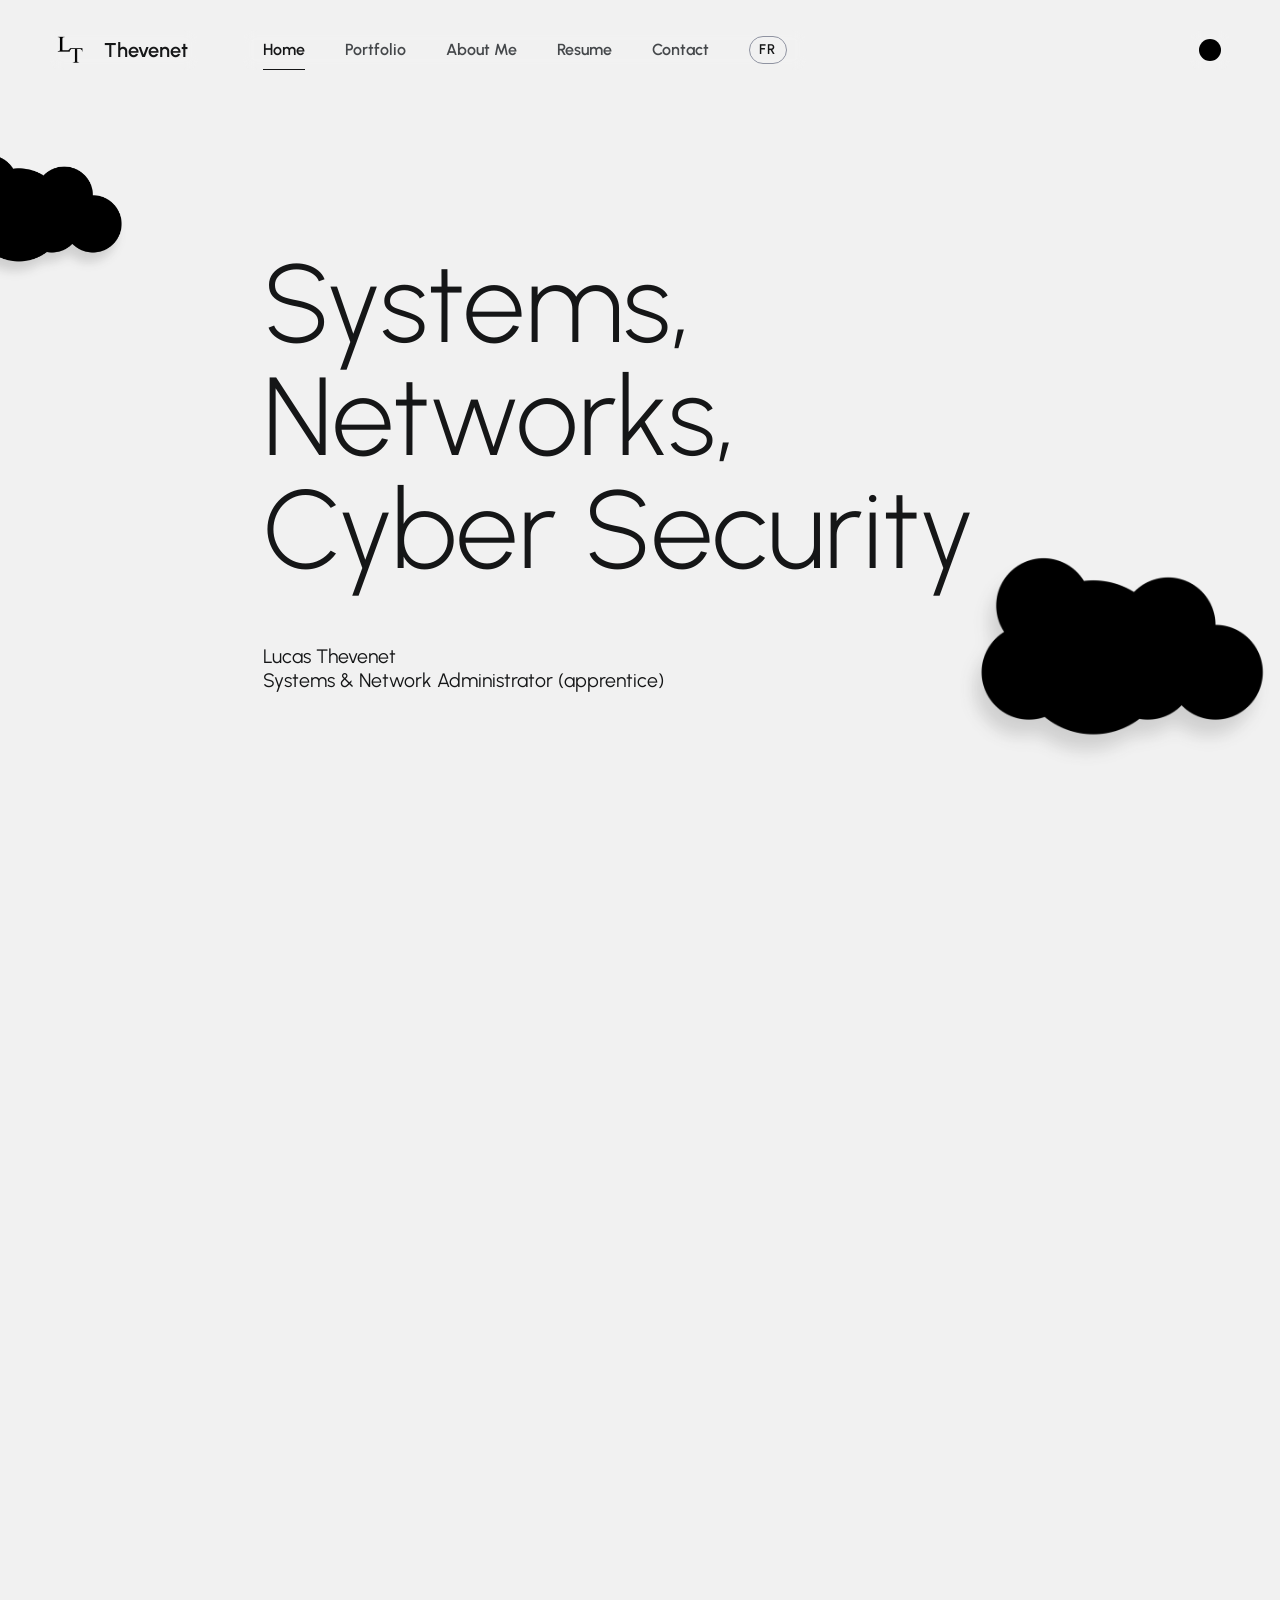
<file: en.html>
<!DOCTYPE html>
<html lang="en">

  <head>
    <meta charset="UTF-8">
    <meta http-equiv="Content-Security-Policy" content="default-src 'self'; script-src 'self'; style-src 'self' 'unsafe-inline'; img-src 'self' data:; font-src 'self' data:; connect-src 'self'; object-src 'none'; base-uri 'self'; form-action 'none'; frame-src 'none'; upgrade-insecure-requests">
    <meta name="referrer" content="strict-origin-when-cross-origin">
    <meta name="viewport" content="width=device-width, initial-scale=1">

    <!-- Title & description -->
    <title>Lucas Thevenet | Systems &amp; Network Administrator (apprentice) – Infrastructure Security</title>
    <meta name="description" content="Portfolio of Lucas Thevenet, systems &amp; network administrator (apprentice) in Dijon currently specialising in infrastructure security: Wazuh, Kubernetes, Docker, Linux.">
    <meta name="author" content="Lucas Thevenet">
    <meta name="robots" content="index, follow, max-image-preview:large, max-snippet:-1, max-video-preview:-1">
    <link rel="canonical" href="https://www.thevenet.eu/en.html">
    <link rel="alternate" hreflang="fr" href="https://www.thevenet.eu/">
    <link rel="alternate" hreflang="en" href="https://www.thevenet.eu/en.html">
    <link rel="alternate" hreflang="x-default" href="https://www.thevenet.eu/">

    <!-- Open Graph (Facebook, LinkedIn, Discord, Slack, WhatsApp...) -->
    <meta property="og:type" content="website">
    <meta property="og:site_name" content="Lucas Thevenet - Portfolio">
    <meta property="og:title" content="Lucas Thevenet | Systems &amp; Network Administrator (apprentice) – Infrastructure Security">
    <meta property="og:description" content="Portfolio of Lucas Thevenet, systems &amp; network administrator (apprentice) in Dijon currently specialising in infrastructure security: Wazuh, Kubernetes, Docker, Linux.">
    <meta property="og:url" content="https://www.thevenet.eu/en.html">
    <meta property="og:image" content="https://www.thevenet.eu/img/social/og-image.jpg">
    <meta property="og:image:type" content="image/jpeg">
    <meta property="og:image:width" content="1200">
    <meta property="og:image:height" content="630">
    <meta property="og:image:alt" content="Lucas Thevenet - Full Stack Developer, Network Administrator, Cyber Security Analyst">
    <meta property="og:locale" content="en_US">
    <meta property="og:locale:alternate" content="fr_FR">

    <!-- Twitter / X -->
    <meta name="twitter:card" content="summary_large_image">
    <meta name="twitter:title" content="Lucas Thevenet | Systems &amp; Network Administrator (apprentice) – Infrastructure Security">
    <meta name="twitter:description" content="Portfolio of Lucas Thevenet, systems &amp; network administrator (apprentice) in Dijon currently specialising in infrastructure security: Wazuh, Kubernetes, Docker, Linux.">
    <meta name="twitter:image" content="https://www.thevenet.eu/img/social/og-image.jpg">
    <meta name="twitter:image:alt" content="Lucas Thevenet - Full Stack Developer, Network Administrator, Cyber Security Analyst">

    <!-- Favicon & Icons Start -->
    <link rel="icon" href="img/favicon/favicon.ico?v=20261108" sizes="16x16 32x32 48x48">
    <link rel="icon" href="img/favicon/favicon-96.png?v=20261108" type="image/png" sizes="96x96">
    <link rel="apple-touch-icon" href="img/favicon/apple-touch-icon.png?v=20261108">
    <link rel="manifest" href="site.webmanifest">
    <!-- Favicon & Icons End -->

    <!-- Preloads : ressources critiques du premier affichage -->
    <link rel="preload" href="fonts/Urbanist/Urbanist-Variable-latin.woff2" as="font" type="font/woff2" crossorigin>
    <link rel="preload" href="fonts/Phosphor/Phosphor.woff2" as="font" type="font/woff2" crossorigin>
    <link rel="preload" href="img/ambiance/background.webp" as="image" fetchpriority="high">

    <!-- Styles Start (incrémenter ?v= après une modification du fichier) -->
    <link rel="stylesheet" type="text/css" href="css/loaders/loader.css?v=20261107">
    <link rel="stylesheet" type="text/css" href="css/plugins.css?v=20261107">
    <link rel="stylesheet" type="text/css" href="css/main.css?v=20261107f">
    <!-- Styles End -->

    <!-- Scripts : téléchargés en parallèle (defer), exécutés dans l'ordre après l'analyse du HTML -->
    <script src="js/libs.min.js?v=20261107" defer></script>
    <script src="js/gallery-init.js?v=20261107" defer></script>
    <script src="js/app.js?v=20261107" defer></script>
    <script src="js/contact.js?v=20261107" defer></script>

    <!-- Sans JavaScript : ne pas bloquer le contenu derrière le préchargeur -->
    <noscript><style>#loader{display:none !important}</style></noscript>

    <!-- Custom Browser Color Start -->
    <meta name="theme-color" media="(prefers-color-scheme: light)" content="#f1f1f1">
    <meta name="theme-color" media="(prefers-color-scheme: dark)" content="#141414">
    <meta name="apple-mobile-web-app-capable" content="yes">
    <meta name="apple-mobile-web-app-status-bar-style" content="black-translucent">
    <!-- Custom Browser Color End -->

    <!-- Structured data (schema.org) : Person + ProfilePage + WebSite + projets -->
    <script type="application/ld+json">
{
  "@context": "https://schema.org",
  "@graph": [
    {
      "@type": "WebSite",
      "@id": "https://www.thevenet.eu/#website",
      "url": "https://www.thevenet.eu/",
      "name": "Lucas Thevenet - Portfolio",
      "alternateName": [
        "Thevenet Lucas",
        "Thevenet_"
      ],
      "inLanguage": "en",
      "publisher": {
        "@id": "https://www.thevenet.eu/#person"
      }
    },
    {
      "@type": "ProfilePage",
      "@id": "https://www.thevenet.eu/en.html#profilepage",
      "url": "https://www.thevenet.eu/en.html",
      "name": "Lucas Thevenet | Systems & Network Administrator (apprentice) – Infrastructure Security",
      "description": "Portfolio of Lucas Thevenet, systems & network administrator (apprentice) in Dijon currently specialising in infrastructure security: Wazuh, Kubernetes, Docker, Linux.",
      "inLanguage": "en",
      "isPartOf": {
        "@id": "https://www.thevenet.eu/#website"
      },
      "dateModified": "2026-11-08",
      "mainEntity": {
        "@id": "https://www.thevenet.eu/#person"
      },
      "primaryImageOfPage": {
        "@type": "ImageObject",
        "url": "https://www.thevenet.eu/img/social/og-image.jpg",
        "width": 1200,
        "height": 630
      }
    },
    {
      "@type": "Person",
      "@id": "https://www.thevenet.eu/#person",
      "name": "Lucas Thevenet",
      "givenName": "Lucas",
      "familyName": "Thevenet",
      "alternateName": "Thevenet Lucas",
      "url": "https://www.thevenet.eu/",
      "jobTitle": "Systems & Network Administrator (apprentice) – Infrastructure Security",
      "description": "Systems and network administrator (apprentice) focused on building, improving and securing modern infrastructures.",
      "address": {
        "@type": "PostalAddress",
        "addressLocality": "Dijon",
        "addressRegion": "Côte-d'Or",
        "addressCountry": "FR"
      },
      "worksFor": {
        "@type": "Organization",
        "name": "Ordiservices",
        "address": {
          "@type": "PostalAddress",
          "addressLocality": "Dijon",
          "addressCountry": "FR"
        }
      },
      "sameAs": [
        "https://github.com/miinja",
        "https://linkedin.com/in/lucas-thevenet-a44a56333"
      ],
      "alumniOf": [
        {
          "@type": "EducationalOrganization",
          "name": "Campus La Salle Bansac",
          "url": "https://www.lasalle63.fr/campus-1"
        },
        {
          "@type": "EducationalOrganization",
          "name": "Lycée Godefroy de Bouillon",
          "url": "https://www.lasalle63.fr/legt"
        }
      ],
      "knowsAbout": [
        "Proxmox VE",
        "PowerShell",
        "Bash",
        "Web development",
        "PHP",
        "MySQL",
        "JavaScript",
        "HTML5",
        "CSS3",
        "Network administration",
        "Cyber security",
        "Linux",
        "Docker",
        "Kubernetes",
        "HAProxy",
        "pfSense",
        "Wireshark",
        "Wazuh",
        "Elasticsearch",
        "Home Assistant",
        "Windows"
      ]
    },
    {
      "@type": "ItemList",
      "@id": "https://www.thevenet.eu/#projects",
      "name": "Selected projects",
      "itemListElement": [
        {
          "@type": "ListItem",
          "position": 1,
          "item": {
            "@type": "CreativeWork",
            "name": "Wazuh Deployment & Security Monitoring",
            "description": "Set up centralised monitoring with Wazuh as part of a course project, with log collection from Linux and Windows systems, threat detection and real-time alerts.",
            "image": "https://www.thevenet.eu/img/portfolio/Wazuh.png",
            "creator": {
              "@id": "https://www.thevenet.eu/#person"
            },
            "keywords": "Wazuh, Elasticsearch, Linux, Windows",
            "genre": "Course project"
          }
        },
        {
          "@type": "ListItem",
          "position": 2,
          "item": {
            "@type": "CreativeWork",
            "name": "High Availability with Kubernetes",
            "description": "Deployed a Kubernetes infrastructure with HAProxy as part of a course project, to put high availability and fault tolerance into practice.",
            "image": "https://www.thevenet.eu/img/portfolio/Kubernetes.png",
            "creator": {
              "@id": "https://www.thevenet.eu/#person"
            },
            "keywords": "Kubernetes, Docker, Linux, HAProxy",
            "genre": "Course project"
          }
        },
        {
          "@type": "ListItem",
          "position": 3,
          "item": {
            "@type": "CreativeWork",
            "name": "Virtualisation with Proxmox VE",
            "description": "Deployed and administered a personal lab on Proxmox VE, including creating and managing virtual machines and containers.",
            "image": "https://www.thevenet.eu/img/portfolio/Proxmox.png",
            "creator": {
              "@id": "https://www.thevenet.eu/#person"
            },
            "keywords": "Proxmox VE, Linux",
            "genre": "Personal lab"
          }
        },
        {
          "@type": "ListItem",
          "position": 4,
          "item": {
            "@type": "CreativeWork",
            "name": "OfisHelper",
            "description": "Web application that helps write and summarise emails, built on the GPT API, with online payment and a database.",
            "image": "https://www.thevenet.eu/img/portfolio/Ofishelper.webp",
            "creator": {
              "@id": "https://www.thevenet.eu/#person"
            },
            "keywords": "PHP, MySQL, JavaScript, HTML5, CSS3",
            "genre": "Web development"
          }
        }
      ]
    }
  ]
}
    </script>
  </head>

  <body>

    <a class="skip-link" href="#page-content">Skip to main content</a>

    <!-- Loader Start -->
    <div id="loader" class="page-loader">
      <div class="page-loader__panel">
        <div class="page-loader__content">
          <div class="page-loader__count">
            <span class="page-loader__value">0</span>
            <span class="page-loader__unit">%</span>
          </div>
        </div>
      </div>
    </div>
    <!-- Loader End -->

    <!-- Header Start -->
    <header id="header" class="site-header d-flex justify-content-center page-ready-fade">
      <div class="site-header__nav d-flex justify-content-start">
        <nav id="menu" class="site-nav">
          <ul class="site-nav__list d-flex justify-content-start">
            <li class="site-nav__item">
              <a class="site-nav__link btn" href="#home">
                <span class="site-nav__label">Home</span>
                <i class="ph ph-house-simple"></i>
              </a>
            </li>
            <li class="site-nav__item">
              <a class="site-nav__link btn" href="#portfolio">
                <span class="site-nav__label">Portfolio</span>
                <i class="ph ph-squares-four"></i>
              </a>
            </li>
            <li class="site-nav__item">
              <a class="site-nav__link btn" href="#about">
                <span class="site-nav__label">About Me</span>
                <i class="ph ph-user"></i>
              </a>
            </li>
            <li class="site-nav__item">
              <a class="site-nav__link btn" href="#resume">
                <span class="site-nav__label">Resume</span>
                <i class="ph ph-article"></i>
              </a>
            </li>
            <li class="site-nav__item">
              <a class="site-nav__link btn" href="#contact">
                <span class="site-nav__label">Contact</span>
                <i class="ph ph-envelope"></i>
              </a>
            </li>
            <li class="site-nav__item site-nav__item--lang">
              <a class="site-nav__link site-nav__link--lang btn" href="index.html" hreflang="fr" lang="fr" title="Version française">
                <span class="site-nav__lang">FR</span>
              </a>
            </li>
          </ul>
        </nav>
      </div>
    </header>
    <!-- Header End -->

    <!-- Logo Start -->
    <div class="site-brand page-ready-fade">
      <a href="#home" class="site-brand__link">
        <img class="site-brand__mark" src="img/favicon/Logo-blanc.png" alt="Thevenet_">
        <span class="site-brand__name">Thevenet</span>
      </a>
    </div>
    <!-- Logo End -->

    <div class="theme-toggle page-ready-fade">
      <button id="color-switcher" class="theme-toggle__button" type="button" role="switch" aria-label="Toggle light/dark mode" aria-checked="true"></button>
    </div>

    <!-- Page Content Start -->
    <main id="page-content" class="site-content" tabindex="-1">

      <!-- Main Section Start -->
      <section id="home" class="hero home">
        <div class="hero__frame hero__frame--compact">
          <div class="hero__art hero__art--base">
            <div class="hero__art-front" data-speed="0.6">
              <img class="theme-image" alt="" width="1440" height="980" fetchpriority="high" decoding="async" src="img/ambiance/background.webp">
            </div>
            <div class="hero__art-back" data-speed="0.8">
              <img class="theme-image" alt="" width="1440" height="980" decoding="async" src="img/ambiance/background.webp">
            </div>
          </div>
          <div class="container-fluid p-0 full-height-desktop">
            <div class="row g-0 full-height-desktop align-items-xl-stretch">
              <div class="col-12 col-xl-2"></div>
              <div class="col-12 col-xl-8 full-height-desktop">
                <div id="headline" class="hero-copy hero-copy--compact d-flex align-items-start flex-column page-ready-group">
                  <h1 class="hero-copy__title page-ready-item"><span class="sr-only">Lucas Thevenet, Systems &amp; Network Administrator (apprentice) – Infrastructure Security. </span>Systems, Networks, Cyber Security</h1>
                  <p class="hero-copy__lead hero-copy__lead--spaced page-ready-item">Lucas Thevenet<br>
                    Systems &amp; Network Administrator (apprentice)
                  </p>
                </div>
              </div>
              <div class="col-12 col-xl-2"></div>
            </div>
          </div>
        </div>
      </section>
      <!-- Main Section End -->

      <!-- Section - Portfolio - Start -->
      <section id="portfolio" class="page-section page-section--spaced portfolio">
        <div class="page-section__wrap">
          <div class="container-fluid p-0">
            <div class="row g-0">
              <div class="col-12 col-xl-2">
                <div class="page-section__aside">
                  <div class="section-block section-block--label">
                    <span class="section-label icon-right reveal-up">
                      <span class="section-label__text">Portfolio</span>
                      <i class="ph ph-arrow-down-right"></i>
                    </span>
                  </div>
                </div>
              </div>
              <!-- Section Content Start -->
              <div class="col-12 col-xl-8">
                <div class="page-section__body">
                  <div class="section-block section-block--title-copy">
                    <div class="section-intro">
                      <h2 class="split-reveal reveal-up">Technical projects</h2>
                      <div class="section-intro__text text-relaxed text-stack text-stack--intro reveal-up">
                        <p>A selection of projects in security monitoring, high availability and web development.</p>
                        <p>Click on a project to see the details.</p>
                      </div>
                    </div>
                  </div>
                  <div class="section-block section-block--grid">
                    <div class="container-fluid px-0 project-gallery">
                      <div class="row gx-0 project-gallery__grid" data-masonry='{"percentPosition": true }'>
                        <figure class="col-12 col-md-6 project-card grid-item reveal-grid-2">
                          <a href="img/portfolio/Wazuh.png" data-image="img/portfolio/Wazuh.png" class="project-card__media" data-size="1536x1024">
                            <img src="img/portfolio/Wazuh.png" class="project-card__image" width="1536" height="1024" decoding="async" alt="Wazuh logo">
                          </a>
                          <figcaption class="project-card__details">
                            <h5>Wazuh Deployment &amp; Security Monitoring
                              <small>Course project</small>
                            </h5>
                            <div class="project-card__copy">
                              <p class="text-small">
                                Set up centralised monitoring with Wazuh as part of a course project, with log collection from Linux and Windows systems, threat detection and real-time alerts.
                              </p>
                              <p class="project-card__meta text-small">Tools: Wazuh, Elasticsearch, Linux, Windows</p>
                            </div>
                          </figcaption>
                          <h3 class="project-card__title">Wazuh Deployment &amp; Security Monitoring</h3>
                        </figure>
                        <figure class="col-12 col-md-6 project-card grid-item reveal-grid-2">
                          <a href="img/portfolio/Kubernetes.png" data-image="img/portfolio/Kubernetes.png" class="project-card__media" data-size="1536x1024">
                            <img src="img/portfolio/Kubernetes.png" class="project-card__image" width="1536" height="1024" decoding="async" alt="Isometric illustration of server nodes linked by glowing lines, with the Kubernetes logo">
                          </a>
                          <figcaption class="project-card__details">
                            <h5>High Availability with Kubernetes
                              <small>Course project</small>
                            </h5>
                            <div class="project-card__copy">
                              <p class="text-small">
                                Deployed a Kubernetes infrastructure with HAProxy as part of a course project, to put high availability and fault tolerance into practice.
                              </p>
                              <p class="project-card__meta text-small">Tools: Kubernetes, Docker, Linux, HAProxy</p>
                            </div>
                          </figcaption>
                          <h3 class="project-card__title">High Availability with Kubernetes</h3>
                        </figure>
                        <figure class="col-12 col-md-6 project-card grid-item reveal-grid-2">
                          <a href="img/portfolio/Proxmox.png" data-image="img/portfolio/Proxmox.png" class="project-card__media" data-size="1200x800">
                            <img src="img/portfolio/Proxmox.png" class="project-card__image" width="1200" height="800" decoding="async" alt="Logo Proxmox">
                          </a>
                          <figcaption class="project-card__details">
                            <h5>Virtualisation with Proxmox VE
                              <small>Personal lab</small>
                            </h5>
                            <div class="project-card__copy">
                              <p class="text-small">
                                Deployed and administered a personal lab on Proxmox VE, including creating and managing virtual machines and containers.
                              </p>
                              <p class="project-card__meta text-small">Tools: Proxmox VE, Linux</p>
                            </div>
                          </figcaption>
                          <h3 class="project-card__title">Virtualisation with Proxmox VE</h3>
                        </figure>
                        <figure class="col-12 col-md-6 project-card grid-item reveal-grid-2">
                          <a href="img/portfolio/Ofishelper.webp" data-image="img/portfolio/Ofishelper.webp" class="project-card__media" data-size="1400x1050">
                            <img src="img/portfolio/Ofishelper.webp" class="project-card__image" width="1400" height="1050" decoding="async" alt="Illustration of a small cardboard robot sorting papers, mascot of the OfisHelper productivity app">
                          </a>
                          <figcaption class="project-card__details">
                            <h5>OfisHelper
                              <small>Web development</small>
                            </h5>
                            <div class="project-card__copy">
                              <p class="text-small">
                                Web application that helps write and summarise emails, built on the GPT API, with online payment and a database.
                              </p>
                              <p class="project-card__meta text-small">Tech Stack: PHP, MySQL, JavaScript, HTML5, CSS3</p>
                            </div>
                          </figcaption>
                          <h3 class="project-card__title">OfisHelper - Enterprise Productivity Tool</h3>
                        </figure>

                      </div>
                    </div>
                  </div>
                </div>
              </div>
              <div class="col-12 col-xl-2"></div>
            </div>
          </div>
        </div>
      </section>
      <!-- Section - Portfolio - End -->

      <!-- Section - About - Start -->
      <section id="about" class="page-section page-section--spaced about">
        <div class="page-section__wrap">
          <div class="container-fluid p-0">
            <div class="row g-0">
              <div class="col-12 col-xl-2">
                <div class="page-section__aside">
                  <div class="section-block section-block--label">
                    <span class="section-label icon-right reveal-up">
                      <span class="section-label__text">About Me</span>
                      <i class="ph ph-arrow-down-right"></i>
                    </span>
                  </div>
                </div>
              </div>
              <div class="col-12 col-xl-8">
                <div class="page-section__body">
                  <div class="section-block section-block--title">
                    <div class="section-intro">
                      <h2 class="split-reveal reveal-up">My profile</h2>
                    </div>
                  </div>
                  <div class="section-block section-block--grid">
                    <div class="container-fluid p-0">
                      <div class="row g-0">
                        <div class="col-12 grid-item">
                          <div class="theme-image divider divider-image about-photo reveal-up"></div>
                        </div>
                      </div>
                    </div>
                  </div>
                  <div class="section-block section-block--grid">
                    <div class="container-fluid p-0">
                      <div class="row g-0 justify-content-between">
              
                        <div class="col-12 col-md-8 col-lg-7 col-xxl-9 grid-item about-story section-column--compact">
                          <p class="about-story__text text-relaxed reveal-up">Systems and network administrator apprentice at Ordiservices in Dijon, holding a BTS SIO (SISR option) and studying for the Computer Science bachelor's degree, Cybersecurity Analyst track (IAC), at Cnam.</p>
                          <p class="about-story__text text-relaxed reveal-up">I am specialising in running and securing infrastructure, from analysing systems to hardening them.</p>
                          <p class="about-story__text text-relaxed reveal-up">I am looking for an apprenticeship starting in September 2027, as part of a master's programme in cyber security and high availability. My search starts in January 2027. The apprenticeship rhythm is 2 weeks at school and 4 weeks in the company.</p>
                          <div class="btn-group about-story__actions reveal-up">
                            <a class="btn btn--primary btn-hover" href="#contact" data-e="eGgxd2hxaHloa3dDdmVybQ==" title="Ask Lucas Thevenet for his CV by email">
                              <em></em>
                              <span class="btn__label">
                                Ask for my CV
                              </span>
                            </a>
                          </div>
                        </div>
              
              
                      </div>
                    </div>
                  </div>
                </div>
              </div>
              <div class="col-12 col-xl-2"></div>
            </div>
          </div>
        </div>
      </section>
      <!-- Section - About - End -->

      <!-- Section - Resume - Start -->
      <section id="resume" class="page-section page-section--spaced resume">
        <div class="page-section__wrap">
          <div class="container-fluid p-0">
            <div class="row g-0">
              <div class="col-12 col-xl-2">
                <div class="page-section__aside">
                  <div class="section-block section-block--label">
                    <span class="section-label icon-right reveal-up">
                      <span class="section-label__text">Resume</span>
                      <i class="ph ph-arrow-down-right"></i>
                    </span>
                  </div>
                </div>
              </div>
              <!-- Section Name End -->

              <!-- Section Content Start -->
              <div class="col-12 col-xl-8">
                <div class="page-section__body">
                  <div class="section-block section-block--title-wide">
                    <div class="section-intro">
                      <h2 class="split-reveal reveal-up">The digital<br>journey</h2>
                    </div>
                  </div>

                  <!-- Content Block - School Path Start -->
                  <div class="section-block section-block--spaced">
                    <div class="section-subhead">
                      <p class="section-kicker reveal-up">My education</p>
                    </div>
                    <div class="container-fluid p-0 timeline">
                      <div class="timeline-divider reveal-up"></div>
                      <div class="row g-0 timeline__item">
                        <div class="col-12 col-md-4 col-lg-2">
                          <p class="timeline__date text-relaxed reveal-up">2026 – 2027</p>
                        </div>
                        <div class="col-12 col-md-4 col-lg-5">
                          <h4 class="timeline__title reveal-up">Licence IAC</h4>
                          <p class="timeline__meta text-small reveal-up">
                            <a class="inline-link" href="https://esjodijon.com/formations/licence-iac/" target="_blank" rel="noopener noreferrer">E.S. Saint Joseph</a> (Dijon), Cnam
                          </p>
                        </div>
                        <div class="col-12 col-md-4 col-lg-5">
                          <p class="timeline__description text-relaxed reveal-up">Cnam Computer Science bachelor's degree, Cybersecurity Analyst track (IAC), taken to specialise in cybersecurity.</p>
                        </div>
                      </div>
                      <div class="timeline-divider reveal-up"></div>
                      <div class="row g-0 timeline__item">
                        <div class="col-12 col-md-4 col-lg-2">
                          <p class="timeline__date text-relaxed reveal-up">2024 - 2026</p>
                        </div>
                        <div class="col-12 col-md-4 col-lg-5">
                          <h4 class="timeline__title reveal-up">BTS SIO (SISR)</h4>
                          <p class="timeline__meta text-small reveal-up">
                            <a class="inline-link" href="https://www.lasalle63.fr/campus-1" target="_blank" rel="noopener noreferrer">Bansac</a> (Clermont-Fd)
                          </p>
                        </div>
                        <div class="col-12 col-md-4 col-lg-5">
                          <p class="timeline__description text-relaxed reveal-up">Diploma obtained. Training in systems and network administration, cyber security and development.</p>
                        </div>
                      </div>
                      <div class="timeline-divider reveal-up"></div>
                      <div class="row g-0 timeline__item">
                        <div class="col-12 col-md-4 col-lg-2">
                          <p class="timeline__date text-relaxed reveal-up">July 2024</p>
                        </div>
                        <div class="col-12 col-md-4 col-lg-5">
                          <h4 class="timeline__title reveal-up">C Pool</h4>
                          <p class="timeline__meta text-small reveal-up">
                            <a class="inline-link" href="https://42lyon.fr" target="_blank" rel="noopener noreferrer">42 School</a> (Lyon)
                          </p>
                        </div>
                        <div class="col-12 col-md-4 col-lg-5">
                          <p class="timeline__description text-relaxed reveal-up">The École 42 Lyon "Piscine" gave me C language basics, rigour and a habit of teamwork.</p>
                        </div>
                      </div>
                      <div class="timeline-divider reveal-up"></div>
                      <div class="row g-0 timeline__item">
                        <div class="col-12 col-md-4 col-lg-2">
                          <p class="timeline__date text-relaxed reveal-up">2021 - 2024</p>
                        </div>
                        <div class="col-12 col-md-4 col-lg-5">
                          <h4 class="timeline__title reveal-up">Baccalaureate General</h4>
                          <p class="timeline__meta text-small reveal-up">
                            <a class="inline-link" href="https://www.lasalle63.fr/legt" target="_blank" rel="noopener noreferrer">Godefroy de Bouillon</a> (Clermont-Fd)
                          </p>
                        </div>
                      </div>
                    </div>
                  </div>
                  </div>
                  <!-- Content Block - My Education End -->

                  <!-- Content Block - Work Experience Start -->
                  <div class="section-block section-block--spaced">
                    <div class="section-subhead">
                      <p class="section-kicker reveal-up">Work experience</p>
                    </div>
                    <div class="container-fluid p-0 timeline">
                      <div class="timeline-divider reveal-up"></div>
                      <div class="row g-0 timeline__item">
                        <div class="col-12 col-md-4 col-lg-2">
                          <p class="timeline__date text-relaxed reveal-up">Sept. 2026 – present</p>
                        </div>
                        <div class="col-12 col-md-8 col-lg-10">
                          <div class="timeline__internship-grid">
                            <div class="timeline__internship-meta">
                              <h4 class="timeline__title reveal-up">Apprenticeship</h4>
                              <p class="timeline__meta text-small reveal-up">Ordiservices (Dijon)</p>
                            </div>
                            <div class="timeline__internship-flow text-relaxed reveal-up">
                              <div class="timeline__company-media timeline__company-media--banner">
                                <img src="img/portfolio/Ordiservices.webp" width="1200" height="400" alt="Ordiservices banner, IT expert and repair shop in Dijon">
                              </div>
                              <p>Systems &amp; network administrator apprentice at Ordiservices. I take part in running, maintaining and securing the IT infrastructure of the company and its customers.</p>
                              <p>This apprenticeship lets me put virtualisation, network services administration and the automation of routine tasks into practice in a demanding professional environment.</p>
                            </div>
                          </div>
                        </div>
                      </div>
                      <div class="timeline-divider reveal-up"></div>
                      <div class="row g-0 timeline__item">
                        <div class="col-12 col-md-4 col-lg-2">
                          <p class="timeline__date text-relaxed reveal-up">Jan. - Feb. 2026</p>
                        </div>
                        <div class="col-12 col-md-8 col-lg-10">
                          <div class="timeline__internship-grid">
                            <div class="timeline__internship-meta">
                              <h4 class="timeline__title reveal-up">Internship</h4>
                              <p class="timeline__meta text-small reveal-up">
                                <a class="inline-link" href="https://www.apanimaux63.org/" target="_blank" rel="noopener noreferrer">APA63</a> (Gerzat)
                              </p>
                            </div>
                            <div class="timeline__internship-flow text-relaxed reveal-up">
                              <div class="timeline__company-media">
                                <img src="img/portfolio/apa63.png" alt="APA 63 logo">
                              </div>
                              <p>Internship at APA 63, focused on modernising and securing part of the association's IT infrastructure.</p>
                              <p>I took part in migrating the workstations, setting up centralised backups and reorganising the network rack. This experience strengthened my skills in infrastructure management, system security and business continuity.</p>
                            </div>
                          </div>
                        </div>
                      </div>
                      <div class="timeline-divider reveal-up"></div>
                      <div class="row g-0 timeline__item">
                        <div class="col-12 col-md-4 col-lg-2">
                          <p class="timeline__date text-relaxed reveal-up">May-June 2025</p>
                        </div>
                        <div class="col-12 col-md-8 col-lg-10">
                          <div class="timeline__internship-grid">
                            <div class="timeline__internship-meta">
                              <h4 class="timeline__title reveal-up">Internship</h4>
                              <p class="timeline__meta text-small reveal-up">
                                <a class="inline-link" href="https://www.smokloud.fr/" target="_blank" rel="noopener noreferrer">SMOKLOUD</a> (Lempdes)
                              </p>
                            </div>
                            <div class="timeline__internship-flow text-relaxed reveal-up">
                              <div class="timeline__company-media">
                                <img src="img/portfolio/Smokloud.png" alt="SmokLOUD logo">
                              </div>
                              <p>Internship at SmokLOUD, focused on securing the store network and developing the entire e-commerce website.</p>
                              <p>This experience strengthened my skills in network security and firewall configuration, as well as web development.</p>
                            </div>
                          </div>
                        </div>
                      </div>
                    </div>
                  </div>
                  <!-- Content Block - Work Experience End -->

                  <div class="section-block section-block--grid section-block--spaced">
                    <div class="section-subhead section-subhead--grid">
                      <p class="section-kicker reveal-up">My favourite tools</p>
                    </div>
                    <div class="tool-grid d-flex justify-content-start flex-wrap">
                      <div class="tool-grid__item d-flex grid-item reveal-grid-4">
                        <div class="tool-card">
                          <a target="_blank" rel="noopener noreferrer" href="https://code.visualstudio.com/">
                            <img class="tool-card__icon reveal-up" src="img/icons/icon-vscode.svg" alt="Logo Visual Studio Code">
                            <h6 class="tool-card__label reveal-up">VS Code</h6>
                          </a>
                        </div>
                      </div>
                      <div class="tool-grid__item d-flex grid-item reveal-grid-4">
                        <div class="tool-card">
                          <a target="_blank" rel="noopener noreferrer" href="https://www.vim.org/">
                            <img class="tool-card__icon reveal-up" src="img/icons/icon-vim.svg" alt="Logo Vim">
                            <h6 class="tool-card__label reveal-up">Vim</h6>
                          </a>
                        </div>
                      </div>
                      <div class="tool-grid__item d-flex grid-item reveal-grid-4">
                        <div class="tool-card">
                          <a target="_blank" rel="noopener noreferrer" href="https://github.com/">
                            <img class="tool-card__icon reveal-up" src="img/icons/icon-github.svg" alt="Logo GitHub">
                            <h6 class="tool-card__label reveal-up">GitHub</h6>
                          </a>
                        </div>
                      </div>
                      <div class="tool-grid__item d-flex grid-item reveal-grid-4">
                        <div class="tool-card">
                          <a target="_blank" rel="noopener noreferrer" href="https://www.docker.com/">
                            <img class="tool-card__icon reveal-up" src="img/icons/icon-docker.svg" alt="Logo Docker">
                            <h6 class="tool-card__label reveal-up">Docker</h6>
                          </a>
                        </div>
                      </div>
                      <div class="tool-grid__item d-flex grid-item reveal-grid-4">
                        <div class="tool-card">
                          <a target="_blank" rel="noopener noreferrer" href="https://www.proxmox.com/">
                            <img class="tool-card__icon reveal-up" src="img/icons/icon-proxmox.svg" alt="Logo Proxmox VE">
                            <h6 class="tool-card__label reveal-up">Proxmox</h6>
                          </a>
                        </div>
                      </div>
                      <div class="tool-grid__item d-flex grid-item reveal-grid-4">
                        <div class="tool-card">
                          <a target="_blank" rel="noopener noreferrer" href="https://www.home-assistant.io/">
                            <img class="tool-card__icon reveal-up" src="img/icons/icon-homeassistant.svg" alt="Logo Home Assistant">
                            <h6 class="tool-card__label reveal-up">Home Assistant</h6>
                          </a>
                        </div>
                      </div>
                      <div class="tool-grid__item d-flex grid-item reveal-grid-4">
                        <div class="tool-card">
                          <a target="_blank" rel="noopener noreferrer" href="https://www.pfsense.org/">
                            <img class="tool-card__icon reveal-up" src="img/icons/icon-pfsense.svg" alt="Logo pfSense">
                            <h6 class="tool-card__label reveal-up">pfSense</h6>
                          </a>
                        </div>
                      </div>
                      <div class="tool-grid__item d-flex grid-item reveal-grid-4">
                        <div class="tool-card">
                          <a target="_blank" rel="noopener noreferrer" href="https://www.wireshark.org/">
                            <img class="tool-card__icon reveal-up" src="img/icons/icon-wireshark.svg" alt="Logo Wireshark">
                            <h6 class="tool-card__label reveal-up">Wireshark</h6>
                          </a>
                        </div>
                      </div>
                    </div>
                  </div>
                </div>
              </div>
              <div class="col-12 col-xl-2"></div>
            </div>
          </div>
      </section>
      <!-- Section - Resume - End -->

      <!-- Section - Contact - Start -->
      <section id="contact" class="page-section contact page-section--spaced">
        <div class="page-section__wrap">
          <div class="container-fluid p-0">
            <div class="row g-0">
              <div class="col-12 col-xl-2">
                <div class="page-section__aside">
                  <div class="section-block section-block--label">
                    <span class="section-label icon-right reveal-up">
                      <span class="section-label__text">Contact</span>
                      <i class="ph ph-arrow-down-right"></i>
                    </span>
                  </div>
                </div>
              </div>
              <div class="col-12 col-xl-8">
                <div class="page-section__body">
                  <div class="section-block section-block--title-form">
                    <div class="section-intro">
                      <h2 class="split-reveal reveal-up">Contact me</h2>
                      <p class="section-intro__text text-measure text-relaxed reveal-up">A question or an opportunity? Write to me and I'll get back to you as soon as possible.</p>
                    </div>
                  </div>
                  <div class="section-block section-block--grid section-block--tight">
                    <div class="contact-panel">
                      <!-- Contact par email : l'adresse n'est jamais présente en clair dans le code,
                           elle est reconstituée par js/contact.js uniquement au clic. -->
                      <div class="reveal-up">
                        <a class="btn btn--primary btn-hover" href="#contact" data-e="eGgxd2hxaHloa3dDdmVybQ==">
                          <em></em>
                          <span class="btn__label">Send me an email</span>
                        </a>
                        <p class="form__note">The button opens your email app.</p>
                      </div>
                    </div>
                  </div>
                  <div class="section-block section-block--grid">
                    <div class="container-fluid p-0 contact-details">
                      <div class="row g-0">
                        <div class="col-12 col-md-6 col-lg-3 contact-details__item grid-item">
                          <p class="contact-details__label section-kicker reveal-up">Location</p>
                          <p class="contact-details__value text-small text-relaxed">
                            <span class="reveal-up">Dijon, France</span>
                          </p>
                        </div>
                        <div class="col-12 col-md-6 col-lg-3 contact-details__item grid-item">
                          <p class="contact-details__label section-kicker reveal-up">Phone</p>
                          <p class="contact-details__value text-small text-relaxed">
                            <a class="inline-link--comfortable reveal-up"  href="#contact" data-t="NTMjNzQjNzwjOzkjOiM2Ni4=">Phone number</a>
                          </p>
                        </div>
                        <div class="col-12 col-md-6 col-lg-3 contact-details__item grid-item">
                          <p class="contact-details__label section-kicker reveal-up">Email</p>
                          <p class="contact-details__value text-small text-relaxed">
                            <a class="inline-link--comfortable reveal-up"  href="#contact" data-e="eGgxd2hxaHloa3dDdmVybQ==">Contact me by email</a>
                          </p>
                        </div>
                        <div class="col-12 col-md-6 col-lg-3 contact-details__item grid-item">
                          <p class="contact-details__label section-kicker reveal-up">Profiles</p>
                          <p class="contact-details__value text-small text-relaxed">
                            <a class="inline-link--comfortable reveal-up" href="https://github.com/miinja" target="_blank" rel="noopener noreferrer">GitHub</a><br>
                            <a class="inline-link--comfortable reveal-up" href="https://linkedin.com/in/lucas-thevenet-a44a56333" target="_blank" rel="noopener noreferrer">LinkedIn</a>
                          </p>
                        </div>
                      </div>
                    </div>
                  </div>
                </div>
              </div>
              <div class="col-12 col-xl-2"></div>
            </div>
          </div>
        </div>
      </section>
      <!-- Section - Contact - End -->

    </main>

    <div class="page-backdrop page-backdrop--base">
      <div class="page-backdrop__layer--secondary reveal-grid-2">
        <img class="theme-image" src="img/ambiance/background.webp" alt="" aria-hidden="true" width="1440" height="980" decoding="async">
      </div>
      <div class="page-backdrop__layer--primary reveal-grid-2">
        <img class="theme-image" src="img/ambiance/background.webp" alt="" aria-hidden="true" width="1440" height="980" decoding="async">
      </div>
    </div>

    <!-- Page Content End -->

    <div class="site-header-spacer"></div>
    <a href="#0" id="to-top" class="btn back-to-top slide-up" aria-label="Back to top">
      <i class="ph ph-arrow-up"></i>
    </a>

    <!-- Start Mobile Navbar -->
    <div class="pswp" tabindex="-1" role="dialog" aria-hidden="true">
      <div class="pswp__bg"></div>
      <div class="pswp__scroll-wrap">
        <div class="pswp__container">
          <div class="pswp__item"></div>
          <div class="pswp__item"></div>
          <div class="pswp__item"></div>
        </div>
        <div class="pswp__ui pswp__ui--hidden">
          <div class="pswp__top-bar">
            <div class="pswp__counter"></div>
            <button type="button" class="pswp__button pswp__button--close link-s" title="Close (Esc)"></button>
            <button type="button" class="pswp__button pswp__button--fs link-s" title="Toggle fullscreen"></button>
            <button type="button" class="pswp__button pswp__button--zoom link-s" title="Zoom in/out"></button>
            <div class="pswp__preloader">
              <div class="pswp__preloader__icn">
                <div class="pswp__preloader__cut">
                  <div class="pswp__preloader__donut"></div>
                </div>
              </div>
            </div>
          </div>
            <div class="pswp__share-modal pswp__share-modal--hidden pswp__single-tap">
              <div class="pswp__share-tooltip"></div>
            </div>
            <button type="button" class="pswp__button pswp__button--arrow--left link-s" title="Previous (arrow left)"></button>
            <button type="button" class="pswp__button pswp__button--arrow--right link-s" title="Next (arrow right)"></button>
            <div class="pswp__caption">
              <div class="pswp__caption__center"></div>
            </div>
        </div>
      </div>
    </div>
    <!-- End Mobile Navbar -->

    <!-- Scripts : voir <head> (defer) -->
    
  </body>

</html>
</file>
<file: css/loaders/loader.css>
/*! File name: loader.css
 * ------------------------------------------------
 *
 * ------------------------------------------------
 * Table of Contents
 * ------------------------------------------------
 *  01. Loader Styles
 * ------------------------------------------------
 * Table of Contents End
 * ------------------------------------------------ */
:root {
  --_size: 1.6rem;
  --_font-default: "Urbanist", sans-serif;
  --_font-accent: "Urbanist", sans-serif;
  --_radius: 2rem;
  --_radius-s: 1rem;
  --_animspeed-fast: 0.1s;
  --_animspeed-medium: 0.3s;
  --_animspeed-slow: 0.6s;
  --_animbezier: cubic-bezier(0.23, 0.65, 0.74, 1.09);
  /* light color scheme */
  --base--light: #BABEC8;
  --base-rgb--light: 186,190,200;
  --base-shade--light: #989ba3;
  --base-tint--light: #d8dde7;
  --stroke-controls--light: #2C2E34;
  --stroke-elements--light: #8F93A1;
  --font-weight-base--light: 400;
  --font-weight-medium--light: 600;
  --t-bright--light: #151617;
  --t-medium--light: #44474a;
  --t-muted--light: #797D83;
  --t-opp-bright--light: #F2F5FC;
  --t-opp-medium--light: #AEB5C5;
  --t-opp-muted--light: #3E4045;
  --neutral-bright--light: #000000;
  /* dark color scheme */
  --base--dark: #141414;
  --base-rgb--dark: 20,20,20;
  --base-shade--dark: #000000;
  --base-tint--dark: #242424;
  --stroke-controls--dark: #F2F5FC;
  --stroke-elements--dark: #535762;
  --font-weight-base--dark: 300;
  --font-weight-medium--dark: 500;
  --t-bright--dark: #F2F5FC;
  --t-medium--dark: #AEB5C5;
  --t-muted--dark: #505258;
  --t-opp-bright--dark: #151617;
  --t-opp-medium--dark: #313437;
  --t-opp-muted--dark: #797D83;
  --neutral-bright--dark: #ffffff;
  /* permanent colors */
  --per-base: #141414;
  --t-per-bright-light: #F2F5FC;
  --t-per-medium-light: #AEB5C5;
  --t-per-muted-light: #3E4045;
  --t-per-bright-dark: #151617;
  --t-per-medium-dark: #313437;
  --t-per-muted-dark: #797D83;
  --per-stroke-controls: #F2F5FC;
  --per-stroke-elements: #8F93A1;
  /* neutral colors */
  --neutral-white: #ffffff;
  --neutral-black: #000000;
  --neutral-gray: #878787;
  --neutral-gray-dark: #404040;
}

/* defaults */
@media (prefers-color-scheme: light) {
  :root {
    --base: var(--base--light);
    --base-rgb: var(--base-rgb--light);
    --base-shade: var(--base-shade--light);
    --base-tint: var(--base-tint--light);
    --stroke-controls: var(--stroke-controls--light);
    --stroke-elements: var(--stroke-elements--light);
    --font-weight-base: var(--font-weight-base--light);
    --font-weight-medium: var(--font-weight-medium--light);
    --t-bright: var(--t-bright--light);
    --t-medium: var(--t-medium--light);
    --t-muted: var(--t-muted--light);
    --t-opp-bright: var(--t-opp-bright--light);
    --t-opp-medium: var(--t-opp-medium--light);
    --t-opp-muted: var(--t-opp-muted--light);
    --neutral-bright: var(--neutral-bright--light);
  }
}
@media (prefers-color-scheme: dark) {
  :root {
    --base: var(--base--dark);
    --base-rgb: var(--base-rgb--dark);
    --base-shade: var(--base-shade--dark);
    --base-tint: var(--base-tint--dark);
    --stroke-controls: var(--stroke-controls--dark);
    --stroke-elements: var(--stroke-elements--dark);
    --font-weight-base: var(--font-weight-base--dark);
    --font-weight-medium: var(--font-weight-medium--dark);
    --t-bright: var(--t-bright--dark);
    --t-medium: var(--t-medium--dark);
    --t-muted: var(--t-muted--dark);
    --t-opp-bright: var(--t-opp-bright--dark);
    --t-opp-medium: var(--t-opp-medium--dark);
    --t-opp-muted: var(--t-opp-muted--dark);
    --neutral-bright: var(--neutral-bright--dark);
  }
}
[color-scheme=light] {
  --base: var(--base--light);
  --base-rgb: var(--base-rgb--light);
  --base-shade: var(--base-shade--light);
  --base-tint: var(--base-tint--light);
  --stroke-controls: var(--stroke-controls--light);
  --stroke-elements: var(--stroke-elements--light);
  --font-weight-base: var(--font-weight-base--light);
  --font-weight-medium: var(--font-weight-medium--light);
  --t-bright: var(--t-bright--light);
  --t-medium: var(--t-medium--light);
  --t-muted: var(--t-muted--light);
  --t-opp-bright: var(--t-opp-bright--light);
  --t-opp-medium: var(--t-opp-medium--light);
  --t-opp-muted: var(--t-opp-muted--light);
  --neutral-bright: var(--neutral-bright--light);
}

[color-scheme=dark] {
  --base: var(--base--dark);
  --base-rgb: var(--base-rgb--dark);
  --base-shade: var(--base-shade--dark);
  --base-tint: var(--base-tint--dark);
  --stroke-controls: var(--stroke-controls--dark);
  --stroke-elements: var(--stroke-elements--dark);
  --font-weight-base: var(--font-weight-base--dark);
  --font-weight-medium: var(--font-weight-medium--dark);
  --t-bright: var(--t-bright--dark);
  --t-medium: var(--t-medium--dark);
  --t-muted: var(--t-muted--dark);
  --t-opp-bright: var(--t-opp-bright--dark);
  --t-opp-medium: var(--t-opp-medium--dark);
  --t-opp-muted: var(--t-opp-muted--dark);
  --neutral-bright: var(--neutral-bright--dark);
}

/* ------------------------------------------------*/
/* Loader Styles Start */
/* ------------------------------------------------*/
.page-loader {
  position: fixed;
  top: 0;
  right: 0;
  bottom: 0;
  left: 0;
  z-index: 1000;
}
.page-loader.loaded {
  opacity: 0;
  visibility: hidden;
}

.page-loader__panel {
  position: absolute;
  top: 0;
  width: 100%;
  height: 100%;
  background: var(--base);
  color: var(--t-bright);
  display: -webkit-box;
  display: -moz-box;
  display: -ms-flexbox;
  display: flex;
  -webkit-box-pack: center;
     -moz-box-pack: center;
      -ms-flex-pack: center;
          justify-content: center;
  -webkit-box-align: center;
     -moz-box-align: center;
      -ms-flex-align: center;
          align-items: center;
}

.page-loader__content {
  position: absolute;
  left: 50%;
  top: 50%;
  bottom: auto;
  right: auto;
  -webkit-transform: translateX(-50%) translateY(-50%);
     -moz-transform: translateX(-50%) translateY(-50%);
      -ms-transform: translateX(-50%) translateY(-50%);
          transform: translateX(-50%) translateY(-50%);
  display: -webkit-box;
  display: -moz-box;
  display: -ms-flexbox;
  display: flex;
  -webkit-box-pack: center;
     -moz-box-pack: center;
      -ms-flex-pack: center;
          justify-content: center;
  width: 100%;
  z-index: 2;
  color: var(--t-bright);
  overflow: hidden;
}

.page-loader__count {
  display: -webkit-box;
  display: -moz-box;
  display: -ms-flexbox;
  display: flex;
  -webkit-box-pack: end;
     -moz-box-pack: end;
      -ms-flex-pack: end;
          justify-content: end;
  overflow: hidden;
  line-height: 1;
}
.page-loader__count span {
  display: -webkit-inline-box;
  display: -moz-inline-box;
  display: -ms-inline-flexbox;
  display: inline-flex;
  font: normal var(--font-weight-base) 4.6rem/0.9 var(--_font-accent);
  color: var(--t-bright);
}
@media only screen and (min-width: 768px) {
  .page-loader__count span {
    font-size: 8rem;
  }
}
@media only screen and (min-width: 1400px) {
  .page-loader__count span {
    font-size: 10rem;
  }
}

/* ------------------------------------------------*/
/* Loader Styles End */
/* ------------------------------------------------*/
</file>
<file: css/plugins.css>
/*! File name: plugins.css
 * ------------------------------------------------
 * File Minified by Miinja
 * ------------------------------------------------
 * Table of Contents
 * ------------------------------------------------
 *  01. Reset CSS
 *  02. Bootstrap Grid Component
 *  03. Phosphor Icons
 *  04. Fontawesome Icons
 *  05. Swiper Slider
 *  06. PhotoSwipe Gallery
 * ------------------------------------------------
 * Table of Contents End
 * ------------------------------------------------ */a,b,body,caption,code,div,em,figcaption,figure,form,h1,h2,h4,h5,h6,header,html,i,img,li,menu,nav,object,p,s,section,small,span,strike,strong,table,time,ul,var,video{margin:0;padding:0;border:0;font-size:100%;font:inherit;vertical-align:baseline}figcaption,figure,header,menu,nav,section{display:block}body{line-height:1}ul{list-style:none}table{border-collapse:collapse;border-spacing:0}/*!
 * Bootstrap Grid v5.3.2 (https://getbootstrap.com/)
 * Copyright 2011-2023 The Bootstrap Authors
 * Licensed under MIT (https://github.com/twbs/bootstrap/blob/main/LICENSE)
 */.container-fluid{--bs-gutter-x:1.5rem;--bs-gutter-y:0;width:100%;padding-right:-moz-calc(var(--bs-gutter-x) * .5);padding-right:calc(var(--bs-gutter-x) * .5);padding-left:-moz-calc(var(--bs-gutter-x) * .5);padding-left:calc(var(--bs-gutter-x) * .5);margin-right:auto;margin-left:auto}:root{--bs-breakpoint-xs:0;--bs-breakpoint-sm:576px;--bs-breakpoint-md:768px;--bs-breakpoint-lg:992px;--bs-breakpoint-xl:1200px;--bs-breakpoint-xxl:1400px}.row{--bs-gutter-x:1.5rem;--bs-gutter-y:0;display:-webkit-box;display:-moz-box;display:-ms-flexbox;display:flex;-ms-flex-wrap:wrap;flex-wrap:wrap;margin-top:-moz-calc(-1 * var(--bs-gutter-y));margin-top:calc(-1 * var(--bs-gutter-y));margin-right:-moz-calc(-.5 * var(--bs-gutter-x));margin-right:calc(-.5 * var(--bs-gutter-x));margin-left:-moz-calc(-.5 * var(--bs-gutter-x));margin-left:calc(-.5 * var(--bs-gutter-x))}.row>*{-webkit-box-sizing:border-box;-moz-box-sizing:border-box;box-sizing:border-box;-ms-flex-negative:0;flex-shrink:0;width:100%;max-width:100%;padding-right:-moz-calc(var(--bs-gutter-x) * .5);padding-right:calc(var(--bs-gutter-x) * .5);padding-left:-moz-calc(var(--bs-gutter-x) * .5);padding-left:calc(var(--bs-gutter-x) * .5);margin-top:var(--bs-gutter-y)}.col-12{-webkit-box-flex:0;-moz-box-flex:0;-ms-flex:0 0 auto;flex:0 0 auto;width:100%}.g-0,.gx-0{--bs-gutter-x:0}.g-0{--bs-gutter-y:0}@media (min-width:768px){.col-md-4{-webkit-box-flex:0;-moz-box-flex:0;-ms-flex:0 0 auto;flex:0 0 auto;width:33.33333333%}.col-md-6{-webkit-box-flex:0;-moz-box-flex:0;-ms-flex:0 0 auto;flex:0 0 auto;width:50%}.col-md-8{-webkit-box-flex:0;-moz-box-flex:0;-ms-flex:0 0 auto;flex:0 0 auto;width:66.66666667%}}@media (min-width:992px){.col-lg-10{-webkit-box-flex:0;-ms-flex:0 0 auto;flex:0 0 auto;width:83.33333333%}.col-lg-2{-webkit-box-flex:0;-moz-box-flex:0;-ms-flex:0 0 auto;flex:0 0 auto;width:16.66666667%}.col-lg-3{-webkit-box-flex:0;-moz-box-flex:0;-ms-flex:0 0 auto;flex:0 0 auto;width:25%}.col-lg-5{-webkit-box-flex:0;-moz-box-flex:0;-ms-flex:0 0 auto;flex:0 0 auto;width:41.66666667%}.col-lg-7{-webkit-box-flex:0;-moz-box-flex:0;-ms-flex:0 0 auto;flex:0 0 auto;width:58.33333333%}}@media (min-width:1200px){.col-xl-2{-webkit-box-flex:0;-moz-box-flex:0;-ms-flex:0 0 auto;flex:0 0 auto;width:16.66666667%}.col-xl-8{-webkit-box-flex:0;-moz-box-flex:0;-ms-flex:0 0 auto;flex:0 0 auto;width:66.66666667%}}@media (min-width:1400px){.col-xxl-3{-webkit-box-flex:0;-moz-box-flex:0;-ms-flex:0 0 auto;flex:0 0 auto;width:25%}.col-xxl-9{-webkit-box-flex:0;-moz-box-flex:0;-ms-flex:0 0 auto;flex:0 0 auto;width:75%}}.d-flex{display:-webkit-box!important;display:-moz-box!important;display:-ms-flexbox!important;display:flex!important}.flex-column{-webkit-box-orient:vertical!important;-webkit-box-direction:normal!important;-moz-box-orient:vertical!important;-moz-box-direction:normal!important;-ms-flex-direction:column!important;flex-direction:column!important}.flex-wrap{-ms-flex-wrap:wrap!important;flex-wrap:wrap!important}.justify-content-start{-webkit-box-pack:start!important;-moz-box-pack:start!important;-ms-flex-pack:start!important;justify-content:flex-start!important}.justify-content-center{-webkit-box-pack:center!important;-moz-box-pack:center!important;-ms-flex-pack:center!important;justify-content:center!important}.justify-content-between{-webkit-box-pack:justify!important;-moz-box-pack:justify!important;-ms-flex-pack:justify!important;justify-content:space-between!important}.align-items-start{-webkit-box-align:start!important;-moz-box-align:start!important;-ms-flex-align:start!important;align-items:flex-start!important}.align-items-center{-webkit-box-align:center!important;-moz-box-align:center!important;-ms-flex-align:center!important;align-items:center!important}.p-0{padding:0!important}.px-0{padding-right:0!important;padding-left:0!important}@media (min-width:1200px){.align-items-xl-stretch{-webkit-box-align:stretch!important;-moz-box-align:stretch!important;-ms-flex-align:stretch!important;align-items:stretch!important}}/*!
 * Bootstrap Utilities v5.3.2 (https://getbootstrap.com/)
 * Copyright 2011-2023 The Bootstrap Authors
 * Licensed under MIT (https://github.com/twbs/bootstrap/blob/main/LICENSE)
 */:root{--bs-blue:#0d6efd;--bs-indigo:#6610f2;--bs-purple:#6f42c1;--bs-pink:#d63384;--bs-red:#dc3545;--bs-orange:#fd7e14;--bs-yellow:#ffc107;--bs-green:#198754;--bs-teal:#20c997;--bs-cyan:#0dcaf0;--bs-black:#000;--bs-white:#fff;--bs-gray:#6c757d;--bs-gray-dark:#343a40;--bs-gray-100:#f8f9fa;--bs-gray-200:#e9ecef;--bs-gray-300:#dee2e6;--bs-gray-400:#ced4da;--bs-gray-500:#adb5bd;--bs-gray-600:#6c757d;--bs-gray-700:#495057;--bs-gray-800:#343a40;--bs-gray-900:#212529;--bs-primary:#0d6efd;--bs-secondary:#6c757d;--bs-success:#198754;--bs-info:#0dcaf0;--bs-warning:#ffc107;--bs-danger:#dc3545;--bs-light:#f8f9fa;--bs-dark:#212529;--bs-primary-rgb:13,110,253;--bs-secondary-rgb:108,117,125;--bs-success-rgb:25,135,84;--bs-info-rgb:13,202,240;--bs-warning-rgb:255,193,7;--bs-danger-rgb:220,53,69;--bs-light-rgb:248,249,250;--bs-dark-rgb:33,37,41;--bs-primary-text-emphasis:#052c65;--bs-secondary-text-emphasis:#2b2f32;--bs-success-text-emphasis:#0a3622;--bs-info-text-emphasis:#055160;--bs-warning-text-emphasis:#664d03;--bs-danger-text-emphasis:#58151c;--bs-light-text-emphasis:#495057;--bs-dark-text-emphasis:#495057;--bs-primary-bg-subtle:#cfe2ff;--bs-secondary-bg-subtle:#e2e3e5;--bs-success-bg-subtle:#d1e7dd;--bs-info-bg-subtle:#cff4fc;--bs-warning-bg-subtle:#fff3cd;--bs-danger-bg-subtle:#f8d7da;--bs-light-bg-subtle:#fcfcfd;--bs-dark-bg-subtle:#ced4da;--bs-primary-border-subtle:#9ec5fe;--bs-secondary-border-subtle:#c4c8cb;--bs-success-border-subtle:#a3cfbb;--bs-info-border-subtle:#9eeaf9;--bs-warning-border-subtle:#ffe69c;--bs-danger-border-subtle:#f1aeb5;--bs-light-border-subtle:#e9ecef;--bs-dark-border-subtle:#adb5bd;--bs-white-rgb:255,255,255;--bs-black-rgb:0,0,0;--bs-font-sans-serif:system-ui,-apple-system,"Segoe UI",Roboto,"Helvetica Neue","Noto Sans","Liberation Sans",Arial,sans-serif,"Apple Color Emoji","Segoe UI Emoji","Segoe UI Symbol","Noto Color Emoji";--bs-font-monospace:SFMono-Regular,Menlo,Monaco,Consolas,"Liberation Mono","Courier New",monospace;--bs-gradient:linear-gradient(180deg, rgba(255, 255, 255, 0.15), rgba(255, 255, 255, 0));--bs-body-font-family:var(--bs-font-sans-serif);--bs-body-font-size:1rem;--bs-body-font-weight:400;--bs-body-line-height:1.5;--bs-body-color:#212529;--bs-body-color-rgb:33,37,41;--bs-body-bg:#fff;--bs-body-bg-rgb:255,255,255;--bs-emphasis-color:#000;--bs-emphasis-color-rgb:0,0,0;--bs-secondary-color:rgba(33, 37, 41, 0.75);--bs-secondary-color-rgb:33,37,41;--bs-secondary-bg:#e9ecef;--bs-secondary-bg-rgb:233,236,239;--bs-tertiary-color:rgba(33, 37, 41, 0.5);--bs-tertiary-color-rgb:33,37,41;--bs-tertiary-bg:#f8f9fa;--bs-tertiary-bg-rgb:248,249,250;--bs-heading-color:inherit;--bs-link-color:#0d6efd;--bs-link-color-rgb:13,110,253;--bs-link-decoration:underline;--bs-link-hover-color:#0a58ca;--bs-link-hover-color-rgb:10,88,202;--bs-code-color:#d63384;--bs-highlight-color:#212529;--bs-highlight-bg:#fff3cd;--bs-border-width:1px;--bs-border-style:solid;--bs-border-color:#dee2e6;--bs-border-color-translucent:rgba(0, 0, 0, 0.175);--bs-border-radius:0.375rem;--bs-border-radius-sm:0.25rem;--bs-border-radius-lg:0.5rem;--bs-border-radius-xl:1rem;--bs-border-radius-xxl:2rem;--bs-border-radius-2xl:var(--bs-border-radius-xxl);--bs-border-radius-pill:50rem;--bs-box-shadow:0 0.5rem 1rem rgba(0, 0, 0, 0.15);--bs-box-shadow-sm:0 0.125rem 0.25rem rgba(0, 0, 0, 0.075);--bs-box-shadow-lg:0 1rem 3rem rgba(0, 0, 0, 0.175);--bs-box-shadow-inset:inset 0 1px 2px rgba(0, 0, 0, 0.075);--bs-focus-ring-width:0.25rem;--bs-focus-ring-opacity:0.25;--bs-focus-ring-color:rgba(13, 110, 253, 0.25);--bs-form-valid-color:#198754;--bs-form-valid-border-color:#198754;--bs-form-invalid-color:#dc3545;--bs-form-invalid-border-color:#dc3545}.d-flex{display:-webkit-box!important;display:-moz-box!important;display:-ms-flexbox!important;display:flex!important}.flex-column{-webkit-box-orient:vertical!important;-webkit-box-direction:normal!important;-moz-box-orient:vertical!important;-moz-box-direction:normal!important;-ms-flex-direction:column!important;flex-direction:column!important}.flex-wrap{-ms-flex-wrap:wrap!important;flex-wrap:wrap!important}.justify-content-start{-webkit-box-pack:start!important;-moz-box-pack:start!important;-ms-flex-pack:start!important;justify-content:flex-start!important}.justify-content-center{-webkit-box-pack:center!important;-moz-box-pack:center!important;-ms-flex-pack:center!important;justify-content:center!important}.justify-content-between{-webkit-box-pack:justify!important;-moz-box-pack:justify!important;-ms-flex-pack:justify!important;justify-content:space-between!important}.align-items-start{-webkit-box-align:start!important;-moz-box-align:start!important;-ms-flex-align:start!important;align-items:flex-start!important}.align-items-center{-webkit-box-align:center!important;-moz-box-align:center!important;-ms-flex-align:center!important;align-items:center!important}.p-0{padding:0!important}.px-0{padding-right:0!important;padding-left:0!important}.text-center{text-align:center!important}@media (min-width:1200px){.align-items-xl-stretch{-webkit-box-align:stretch!important;-moz-box-align:stretch!important;-ms-flex-align:stretch!important;align-items:stretch!important}}@font-face{font-family:Phosphor;src:url(../fonts/Phosphor/Phosphor.woff2) format("woff2"),url(../fonts/Phosphor/Phosphor.woff) format("woff");font-weight:400;font-style:normal;font-display:block}.ph{font-family:Phosphor!important;speak:never;font-style:normal;font-weight:400;font-variant:normal;text-transform:none;line-height:1;-webkit-font-smoothing:antialiased;-moz-osx-font-smoothing:grayscale}.ph.ph-arrow-down-right:before{content:"\e93c"}.ph.ph-arrow-up:before{content:"\e97d"}.ph.ph-arrow-up-right:before{content:"\e97f"}.ph.ph-article:before{content:"\e984"}.ph.ph-envelope:before{content:"\eac5"}.ph.ph-house-simple:before{content:"\eb9e"}.ph.ph-smiley:before{content:"\ecf8"}.ph.ph-squares-four:before{content:"\ed20"}.ph.ph-user:before{content:"\eda0"}@font-face{font-family:Phosphor-Thin;src:url(../fonts/Phosphor/Phosphor-Thin.woff2) format("woff2"),url(../fonts/Phosphor/Phosphor-Thin.woff) format("woff");font-weight:400;font-style:normal;font-display:block}.ph-thin{font-family:Phosphor-Thin!important;speak:never;font-style:normal;font-weight:400;font-variant:normal;text-transform:none;line-height:1;-webkit-font-smoothing:antialiased;-moz-osx-font-smoothing:grayscale}.ph-thin.ph-arrow-down-right:before{content:"\e93b"}.ph-thin.ph-arrow-up-right:before{content:"\e97e"}.ph-thin.ph-arrow-up:before{content:"\e97f"}.ph-thin.ph-article:before{content:"\e986"}.ph-thin.ph-envelope:before{content:"\eac8"}.ph-thin.ph-house-simple:before{content:"\eb9d"}.ph-thin.ph-smiley:before{content:"\ecfe"}.ph-thin.ph-squares-four:before{content:"\ed1f"}.ph-thin.ph-user:before{content:"\edaf"}/*!
 * Font Awesome Free 6.5.1 by @fontawesome - https://fontawesome.com
 * License - https://fontawesome.com/license/free (Icons: CC BY 4.0, Fonts: SIL OFL 1.1, Code: MIT License)
 * Copyright 2023 Fonticons, Inc.
 */@-webkit-keyframes fa-beat{0%,90%{-webkit-transform:scale(1);transform:scale(1)}45%{-webkit-transform:scale(var(--fa-beat-scale,1.25));transform:scale(var(--fa-beat-scale,1.25))}}@-moz-keyframes fa-beat{0%,90%{-moz-transform:scale(1);transform:scale(1)}45%{-moz-transform:scale(var(--fa-beat-scale,1.25));transform:scale(var(--fa-beat-scale,1.25))}}@keyframes fa-beat{0%,90%{-webkit-transform:scale(1);-moz-transform:scale(1);transform:scale(1)}45%{-webkit-transform:scale(var(--fa-beat-scale,1.25));-moz-transform:scale(var(--fa-beat-scale,1.25));transform:scale(var(--fa-beat-scale,1.25))}}@-webkit-keyframes fa-bounce{0%{-webkit-transform:scale(1,1) translateY(0);transform:scale(1,1) translateY(0)}10%{-webkit-transform:scale(var(--fa-bounce-start-scale-x,1.1),var(--fa-bounce-start-scale-y,.9)) translateY(0);transform:scale(var(--fa-bounce-start-scale-x,1.1),var(--fa-bounce-start-scale-y,.9)) translateY(0)}30%{-webkit-transform:scale(var(--fa-bounce-jump-scale-x,.9),var(--fa-bounce-jump-scale-y,1.1)) translateY(var(--fa-bounce-height,-.5em));transform:scale(var(--fa-bounce-jump-scale-x,.9),var(--fa-bounce-jump-scale-y,1.1)) translateY(var(--fa-bounce-height,-.5em))}50%{-webkit-transform:scale(var(--fa-bounce-land-scale-x,1.05),var(--fa-bounce-land-scale-y,.95)) translateY(0);transform:scale(var(--fa-bounce-land-scale-x,1.05),var(--fa-bounce-land-scale-y,.95)) translateY(0)}57%{-webkit-transform:scale(1,1) translateY(var(--fa-bounce-rebound,-.125em));transform:scale(1,1) translateY(var(--fa-bounce-rebound,-.125em))}64%{-webkit-transform:scale(1,1) translateY(0);transform:scale(1,1) translateY(0)}100%{-webkit-transform:scale(1,1) translateY(0);transform:scale(1,1) translateY(0)}}@-moz-keyframes fa-bounce{0%{-moz-transform:scale(1,1) translateY(0);transform:scale(1,1) translateY(0)}10%{-moz-transform:scale(var(--fa-bounce-start-scale-x,1.1),var(--fa-bounce-start-scale-y,.9)) translateY(0);transform:scale(var(--fa-bounce-start-scale-x,1.1),var(--fa-bounce-start-scale-y,.9)) translateY(0)}30%{-moz-transform:scale(var(--fa-bounce-jump-scale-x,.9),var(--fa-bounce-jump-scale-y,1.1)) translateY(var(--fa-bounce-height,-.5em));transform:scale(var(--fa-bounce-jump-scale-x,.9),var(--fa-bounce-jump-scale-y,1.1)) translateY(var(--fa-bounce-height,-.5em))}50%{-moz-transform:scale(var(--fa-bounce-land-scale-x,1.05),var(--fa-bounce-land-scale-y,.95)) translateY(0);transform:scale(var(--fa-bounce-land-scale-x,1.05),var(--fa-bounce-land-scale-y,.95)) translateY(0)}57%{-moz-transform:scale(1,1) translateY(var(--fa-bounce-rebound,-.125em));transform:scale(1,1) translateY(var(--fa-bounce-rebound,-.125em))}64%{-moz-transform:scale(1,1) translateY(0);transform:scale(1,1) translateY(0)}100%{-moz-transform:scale(1,1) translateY(0);transform:scale(1,1) translateY(0)}}@keyframes fa-bounce{0%{-webkit-transform:scale(1,1) translateY(0);-moz-transform:scale(1,1) translateY(0);transform:scale(1,1) translateY(0)}10%{-webkit-transform:scale(var(--fa-bounce-start-scale-x,1.1),var(--fa-bounce-start-scale-y,.9)) translateY(0);-moz-transform:scale(var(--fa-bounce-start-scale-x,1.1),var(--fa-bounce-start-scale-y,.9)) translateY(0);transform:scale(var(--fa-bounce-start-scale-x,1.1),var(--fa-bounce-start-scale-y,.9)) translateY(0)}30%{-webkit-transform:scale(var(--fa-bounce-jump-scale-x,.9),var(--fa-bounce-jump-scale-y,1.1)) translateY(var(--fa-bounce-height,-.5em));-moz-transform:scale(var(--fa-bounce-jump-scale-x,.9),var(--fa-bounce-jump-scale-y,1.1)) translateY(var(--fa-bounce-height,-.5em));transform:scale(var(--fa-bounce-jump-scale-x,.9),var(--fa-bounce-jump-scale-y,1.1)) translateY(var(--fa-bounce-height,-.5em))}50%{-webkit-transform:scale(var(--fa-bounce-land-scale-x,1.05),var(--fa-bounce-land-scale-y,.95)) translateY(0);-moz-transform:scale(var(--fa-bounce-land-scale-x,1.05),var(--fa-bounce-land-scale-y,.95)) translateY(0);transform:scale(var(--fa-bounce-land-scale-x,1.05),var(--fa-bounce-land-scale-y,.95)) translateY(0)}57%{-webkit-transform:scale(1,1) translateY(var(--fa-bounce-rebound,-.125em));-moz-transform:scale(1,1) translateY(var(--fa-bounce-rebound,-.125em));transform:scale(1,1) translateY(var(--fa-bounce-rebound,-.125em))}64%{-webkit-transform:scale(1,1) translateY(0);-moz-transform:scale(1,1) translateY(0);transform:scale(1,1) translateY(0)}100%{-webkit-transform:scale(1,1) translateY(0);-moz-transform:scale(1,1) translateY(0);transform:scale(1,1) translateY(0)}}@-webkit-keyframes fa-fade{50%{opacity:var(--fa-fade-opacity,.4)}}@-moz-keyframes fa-fade{50%{opacity:var(--fa-fade-opacity,.4)}}@keyframes fa-fade{50%{opacity:var(--fa-fade-opacity,.4)}}@-webkit-keyframes fa-beat-fade{0%,100%{opacity:var(--fa-beat-fade-opacity,.4);-webkit-transform:scale(1);transform:scale(1)}50%{opacity:1;-webkit-transform:scale(var(--fa-beat-fade-scale,1.125));transform:scale(var(--fa-beat-fade-scale,1.125))}}@-moz-keyframes fa-beat-fade{0%,100%{opacity:var(--fa-beat-fade-opacity,.4);-moz-transform:scale(1);transform:scale(1)}50%{opacity:1;-moz-transform:scale(var(--fa-beat-fade-scale,1.125));transform:scale(var(--fa-beat-fade-scale,1.125))}}@keyframes fa-beat-fade{0%,100%{opacity:var(--fa-beat-fade-opacity,.4);-webkit-transform:scale(1);-moz-transform:scale(1);transform:scale(1)}50%{opacity:1;-webkit-transform:scale(var(--fa-beat-fade-scale,1.125));-moz-transform:scale(var(--fa-beat-fade-scale,1.125));transform:scale(var(--fa-beat-fade-scale,1.125))}}@-webkit-keyframes fa-flip{50%{-webkit-transform:rotate3d(var(--fa-flip-x,0),var(--fa-flip-y,1),var(--fa-flip-z,0),var(--fa-flip-angle,-180deg));transform:rotate3d(var(--fa-flip-x,0),var(--fa-flip-y,1),var(--fa-flip-z,0),var(--fa-flip-angle,-180deg))}}@-moz-keyframes fa-flip{50%{-moz-transform:rotate3d(var(--fa-flip-x,0),var(--fa-flip-y,1),var(--fa-flip-z,0),var(--fa-flip-angle,-180deg));transform:rotate3d(var(--fa-flip-x,0),var(--fa-flip-y,1),var(--fa-flip-z,0),var(--fa-flip-angle,-180deg))}}@keyframes fa-flip{50%{-webkit-transform:rotate3d(var(--fa-flip-x,0),var(--fa-flip-y,1),var(--fa-flip-z,0),var(--fa-flip-angle,-180deg));-moz-transform:rotate3d(var(--fa-flip-x,0),var(--fa-flip-y,1),var(--fa-flip-z,0),var(--fa-flip-angle,-180deg));transform:rotate3d(var(--fa-flip-x,0),var(--fa-flip-y,1),var(--fa-flip-z,0),var(--fa-flip-angle,-180deg))}}@-webkit-keyframes fa-shake{0%{-webkit-transform:rotate(-15deg);transform:rotate(-15deg)}4%{-webkit-transform:rotate(15deg);transform:rotate(15deg)}24%,8%{-webkit-transform:rotate(-18deg);transform:rotate(-18deg)}12%,28%{-webkit-transform:rotate(18deg);transform:rotate(18deg)}16%{-webkit-transform:rotate(-22deg);transform:rotate(-22deg)}20%{-webkit-transform:rotate(22deg);transform:rotate(22deg)}32%{-webkit-transform:rotate(-12deg);transform:rotate(-12deg)}36%{-webkit-transform:rotate(12deg);transform:rotate(12deg)}100%,40%{-webkit-transform:rotate(0);transform:rotate(0)}}@-moz-keyframes fa-shake{0%{-moz-transform:rotate(-15deg);transform:rotate(-15deg)}4%{-moz-transform:rotate(15deg);transform:rotate(15deg)}24%,8%{-moz-transform:rotate(-18deg);transform:rotate(-18deg)}12%,28%{-moz-transform:rotate(18deg);transform:rotate(18deg)}16%{-moz-transform:rotate(-22deg);transform:rotate(-22deg)}20%{-moz-transform:rotate(22deg);transform:rotate(22deg)}32%{-moz-transform:rotate(-12deg);transform:rotate(-12deg)}36%{-moz-transform:rotate(12deg);transform:rotate(12deg)}100%,40%{-moz-transform:rotate(0);transform:rotate(0)}}@keyframes fa-shake{0%{-webkit-transform:rotate(-15deg);-moz-transform:rotate(-15deg);transform:rotate(-15deg)}4%{-webkit-transform:rotate(15deg);-moz-transform:rotate(15deg);transform:rotate(15deg)}24%,8%{-webkit-transform:rotate(-18deg);-moz-transform:rotate(-18deg);transform:rotate(-18deg)}12%,28%{-webkit-transform:rotate(18deg);-moz-transform:rotate(18deg);transform:rotate(18deg)}16%{-webkit-transform:rotate(-22deg);-moz-transform:rotate(-22deg);transform:rotate(-22deg)}20%{-webkit-transform:rotate(22deg);-moz-transform:rotate(22deg);transform:rotate(22deg)}32%{-webkit-transform:rotate(-12deg);-moz-transform:rotate(-12deg);transform:rotate(-12deg)}36%{-webkit-transform:rotate(12deg);-moz-transform:rotate(12deg);transform:rotate(12deg)}100%,40%{-webkit-transform:rotate(0);-moz-transform:rotate(0);transform:rotate(0)}}@-webkit-keyframes fa-spin{0%{-webkit-transform:rotate(0);transform:rotate(0)}100%{-webkit-transform:rotate(360deg);transform:rotate(360deg)}}@-moz-keyframes fa-spin{0%{-moz-transform:rotate(0);transform:rotate(0)}100%{-moz-transform:rotate(360deg);transform:rotate(360deg)}}@keyframes fa-spin{0%{-webkit-transform:rotate(0);-moz-transform:rotate(0);transform:rotate(0)}100%{-webkit-transform:rotate(360deg);-moz-transform:rotate(360deg);transform:rotate(360deg)}}/*!
 * Font Awesome Free 6.5.1 by @fontawesome - https://fontawesome.com
 * License - https://fontawesome.com/license/free (Icons: CC BY 4.0, Fonts: SIL OFL 1.1, Code: MIT License)
 * Copyright 2023 Fonticons, Inc.
 *//*!
 * Font Awesome Free 6.5.1 by @fontawesome - https://fontawesome.com
 * License - https://fontawesome.com/license/free (Icons: CC BY 4.0, Fonts: SIL OFL 1.1, Code: MIT License)
 * Copyright 2023 Fonticons, Inc.
 */:root{--fa-style-family-classic:"Font Awesome 6 Free";--fa-font-solid:normal 900 1em/1 "Font Awesome 6 Free"}:root{--swiper-theme-color:#007aff}.swiper{margin-left:auto;margin-right:auto;position:relative;overflow:hidden;list-style:none;padding:0;z-index:1;display:block}@-webkit-keyframes swiper-preloader-spin{0%{-webkit-transform:rotate(0);transform:rotate(0)}100%{-webkit-transform:rotate(360deg);transform:rotate(360deg)}}@-moz-keyframes swiper-preloader-spin{0%{-moz-transform:rotate(0);transform:rotate(0)}100%{-moz-transform:rotate(360deg);transform:rotate(360deg)}}@keyframes swiper-preloader-spin{0%{-webkit-transform:rotate(0);-moz-transform:rotate(0);transform:rotate(0)}100%{-webkit-transform:rotate(360deg);-moz-transform:rotate(360deg);transform:rotate(360deg)}}:root{--swiper-navigation-size:44px}.swiper-button-next,.swiper-button-prev{position:absolute;top:var(--swiper-navigation-top-offset,50%);width:-moz-calc(var(--swiper-navigation-size)/ 44 * 27);width:calc(var(--swiper-navigation-size)/ 44 * 27);height:var(--swiper-navigation-size);margin-top:-moz-calc(0px - var(--swiper-navigation-size)/ 2);margin-top:calc(0px - var(--swiper-navigation-size)/ 2);z-index:10;cursor:pointer;display:-webkit-box;display:-moz-box;display:-ms-flexbox;display:flex;-webkit-box-align:center;-moz-box-align:center;-ms-flex-align:center;align-items:center;-webkit-box-pack:center;-moz-box-pack:center;-ms-flex-pack:center;justify-content:center;color:var(--swiper-navigation-color,var(--swiper-theme-color))}.swiper-button-next svg,.swiper-button-prev svg{width:100%;height:100%;-o-object-fit:contain;object-fit:contain;-webkit-transform-origin:center;-moz-transform-origin:center;-ms-transform-origin:center;transform-origin:center}.swiper-button-prev{left:var(--swiper-navigation-sides-offset,10px);right:auto}.swiper-button-next{right:var(--swiper-navigation-sides-offset,10px);left:auto}.swiper-button-next:after,.swiper-button-prev:after{font-family:swiper-icons;font-size:var(--swiper-navigation-size);text-transform:none!important;letter-spacing:0;font-variant:initial;line-height:1}.swiper-button-prev:after{content:"prev"}.swiper-button-next{right:var(--swiper-navigation-sides-offset,10px);left:auto}.swiper-button-next:after{content:"next"}.swiper-pagination{position:absolute;text-align:center;-webkit-transition:.3s opacity;-moz-transition:.3s opacity;transition:.3s opacity;-webkit-transform:translate3d(0,0,0);-moz-transform:translate3d(0,0,0);transform:translate3d(0,0,0);z-index:10}/*! PhotoSwipe main CSS by Dmitry Semenov | photoswipe.com | MIT license */.pswp{display:none;position:absolute;width:100%;height:100%;left:0;top:0;overflow:hidden;-ms-touch-action:none;touch-action:none;z-index:1500;-webkit-text-size-adjust:100%;-webkit-backface-visibility:hidden;outline:0}.pswp *{-webkit-box-sizing:border-box;-moz-box-sizing:border-box;box-sizing:border-box}.pswp img{max-width:none}.pswp--animate_opacity{opacity:.001;will-change:opacity;-webkit-transition:opacity 333ms cubic-bezier(.4,0,.22,1);-moz-transition:opacity 333ms cubic-bezier(.4,0,.22,1);transition:opacity 333ms cubic-bezier(.4,0,.22,1)}.pswp--open{display:block}.pswp--zoom-allowed .pswp__img{cursor:-webkit-zoom-in;cursor:-moz-zoom-in;cursor:zoom-in}.pswp--zoomed-in .pswp__img{cursor:-webkit-grab;cursor:-moz-grab;cursor:grab}.pswp--dragging .pswp__img{cursor:-webkit-grabbing;cursor:-moz-grabbing;cursor:grabbing}.pswp__bg{position:absolute;left:0;top:0;width:100%;height:100%;background:#000;opacity:0;-webkit-transform:translateZ(0);-moz-transform:translateZ(0);transform:translateZ(0);-webkit-backface-visibility:hidden;will-change:opacity}.pswp__scroll-wrap{position:absolute;left:0;top:0;width:100%;height:100%;overflow:hidden}.pswp__container,.pswp__zoom-wrap{-ms-touch-action:none;touch-action:none;position:absolute;left:0;right:0;top:0;bottom:0}.pswp__container,.pswp__img{-webkit-user-select:none;-moz-user-select:none;-ms-user-select:none;user-select:none;-webkit-tap-highlight-color:#fff0;-webkit-touch-callout:none}.pswp__zoom-wrap{position:absolute;width:100%;-webkit-transform-origin:left top;-moz-transform-origin:left top;-ms-transform-origin:left top;transform-origin:left top;-webkit-transition:-webkit-transform 333ms cubic-bezier(.4,0,.22,1);transition:-webkit-transform 333ms cubic-bezier(.4,0,.22,1);-moz-transition:transform 333ms cubic-bezier(.4,0,.22,1),-moz-transform 333ms cubic-bezier(.4,0,.22,1);transition:transform 333ms cubic-bezier(.4,0,.22,1);transition:transform 333ms cubic-bezier(.4,0,.22,1),-webkit-transform 333ms cubic-bezier(.4,0,.22,1),-moz-transform 333ms cubic-bezier(.4,0,.22,1)}.pswp__bg{will-change:opacity;-webkit-transition:opacity 333ms cubic-bezier(.4,0,.22,1);-moz-transition:opacity 333ms cubic-bezier(.4,0,.22,1);transition:opacity 333ms cubic-bezier(.4,0,.22,1)}.pswp--animated-in .pswp__bg,.pswp--animated-in .pswp__zoom-wrap{-webkit-transition:none;-moz-transition:none;transition:none}.pswp__container,.pswp__zoom-wrap{-webkit-backface-visibility:hidden}.pswp__item{position:absolute;left:0;right:0;top:0;bottom:0;overflow:hidden}.pswp__img{position:absolute;width:auto;height:auto;top:0;left:0}.pswp__img--placeholder{-webkit-backface-visibility:hidden}.pswp__img--placeholder--blank{background:#222}.pswp--ie .pswp__img{width:100%!important;height:auto!important;left:0;top:0}.pswp__error-msg{position:absolute;left:0;top:50%;width:100%;text-align:center;font-size:14px;line-height:16px;margin-top:-8px;color:#ccc}.pswp__error-msg a{color:#ccc;text-decoration:underline}/*! PhotoSwipe Default UI CSS by Dmitry Semenov | photoswipe.com | MIT license */.pswp__button{width:44px;height:44px;position:relative;background:0 0;cursor:pointer;overflow:visible;-webkit-appearance:none;display:block;border:0;padding:0;margin:0;float:right;opacity:.75;-webkit-transition:opacity .2s;-moz-transition:opacity .2s;transition:opacity .2s;-webkit-box-shadow:none;-moz-box-shadow:none;box-shadow:none}.pswp__button:focus,.pswp__button:hover{opacity:1}.pswp__button:active{outline:0;opacity:.9}.pswp__button::-moz-focus-inner{padding:0;border:0}.pswp__ui--over-close .pswp__button--close{opacity:1}.pswp__button,.pswp__button--arrow--left:before,.pswp__button--arrow--right:before{background:url(../img/default-skin.png) 0 0 no-repeat;-moz-background-size:264px 88px;background-size:264px 88px;width:44px;height:44px}@media (-webkit-min-device-pixel-ratio:1.1),(-webkit-min-device-pixel-ratio:1.09375),(min--moz-device-pixel-ratio:1.09375),(min-resolution:105dpi),(min--moz-device-pixel-ratio:1.1),(min-resolution:1.1dppx){.pswp--svg .pswp__button,.pswp--svg .pswp__button--arrow--left:before,.pswp--svg .pswp__button--arrow--right:before{background-image:url(../img/default-skin.svg)}.pswp--svg .pswp__button--arrow--left,.pswp--svg .pswp__button--arrow--right{background:0 0}}.pswp__button--close{background-position:0 -44px}.pswp__button--share{background-position:-44px -44px}.pswp__button--fs{display:none}.pswp--supports-fs .pswp__button--fs{display:block}.pswp--fs .pswp__button--fs{background-position:-44px 0}.pswp__button--zoom{display:none;background-position:-88px 0}.pswp--zoom-allowed .pswp__button--zoom{display:block}.pswp--zoomed-in .pswp__button--zoom{background-position:-132px 0}.pswp--touch .pswp__button--arrow--left,.pswp--touch .pswp__button--arrow--right{visibility:hidden}.pswp__button--arrow--left,.pswp__button--arrow--right{background:0 0;top:50%;margin-top:-50px;width:70px;height:100px;position:absolute}.pswp__button--arrow--left{left:0}.pswp__button--arrow--right{right:0}.pswp__button--arrow--left:before,.pswp__button--arrow--right:before{content:"";top:35px;background-color:rgb(0 0 0 / .3);height:30px;width:32px;position:absolute}.pswp__button--arrow--left:before{left:6px;background-position:-138px -44px}.pswp__button--arrow--right:before{right:6px;background-position:-94px -44px}.pswp__counter,.pswp__share-modal{-webkit-user-select:none;-moz-user-select:none;-ms-user-select:none;user-select:none}.pswp__share-modal{display:block;background:rgb(0 0 0 / .5);width:100%;height:100%;top:0;left:0;padding:10px;position:absolute;z-index:1600;opacity:0;-webkit-transition:opacity .25s ease-out;-moz-transition:opacity .25s ease-out;transition:opacity .25s ease-out;-webkit-backface-visibility:hidden;will-change:opacity}.pswp__share-modal--hidden{display:none}.pswp__share-tooltip{z-index:1620;position:absolute;background:#fff;top:56px;-moz-border-radius:2px;border-radius:2px;display:block;width:auto;right:44px;-webkit-box-shadow:0 2px 5px rgb(0 0 0 / .25);-moz-box-shadow:0 2px 5px rgb(0 0 0 / .25);box-shadow:0 2px 5px rgb(0 0 0 / .25);-webkit-transform:translateY(6px);-moz-transform:translateY(6px);-ms-transform:translateY(6px);transform:translateY(6px);-webkit-transition:-webkit-transform .25s;transition:-webkit-transform .25s;-moz-transition:transform .25s,-moz-transform .25s;transition:transform .25s;transition:transform .25s,-webkit-transform .25s,-moz-transform .25s;-webkit-backface-visibility:hidden;will-change:transform}.pswp__share-tooltip a{display:block;padding:8px 12px;color:#000;text-decoration:none;font-size:14px;line-height:18px}.pswp__share-tooltip a:hover{text-decoration:none;color:#000}.pswp__share-tooltip a:first-child{-moz-border-radius:2px 2px 0 0;border-radius:2px 2px 0 0}.pswp__share-tooltip a:last-child{-moz-border-radius:0 0 2px 2px;border-radius:0 0 2px 2px}.pswp__share-modal--fade-in{opacity:1}.pswp__share-modal--fade-in .pswp__share-tooltip{-webkit-transform:translateY(0);-moz-transform:translateY(0);-ms-transform:translateY(0);transform:translateY(0)}.pswp--touch .pswp__share-tooltip a{padding:16px 12px}a.pswp__share--facebook:before{content:"";display:block;width:0;height:0;position:absolute;top:-12px;right:15px;border:6px solid #fff0;border-bottom-color:#fff;-webkit-pointer-events:none;-moz-pointer-events:none;pointer-events:none}a.pswp__share--facebook:hover{background:#3e5c9a;color:#fff}a.pswp__share--facebook:hover:before{border-bottom-color:#3e5c9a}a.pswp__share--twitter:hover{background:#55acee;color:#fff}a.pswp__share--pinterest:hover{background:#ccc;color:#ce272d}a.pswp__share--download:hover{background:#ddd}.pswp__counter{position:absolute;left:0;top:0;height:44px;font-size:13px;line-height:44px;color:#fff;opacity:.75;padding:0 10px}.pswp__caption{position:absolute;left:0;bottom:0;width:100%;min-height:44px}.pswp__caption small{font-size:11px;color:#bbb}.pswp__caption__center{text-align:left;max-width:420px;margin:0 auto;font-size:13px;padding:10px;line-height:20px;color:#ccc}.pswp__caption--empty{display:none}.pswp__caption--fake{visibility:hidden}.pswp__preloader{width:44px;height:44px;position:absolute;top:0;left:50%;margin-left:-22px;opacity:0;-webkit-transition:opacity .25s ease-out;-moz-transition:opacity .25s ease-out;transition:opacity .25s ease-out;will-change:opacity;direction:ltr}.pswp__preloader__icn{width:20px;height:20px;margin:12px}.pswp__preloader--active{opacity:1}.pswp__preloader--active .pswp__preloader__icn{background:url(../img/preloader.gif) 0 0 no-repeat}.pswp--css_animation .pswp__preloader--active{opacity:1}.pswp--css_animation .pswp__preloader--active .pswp__preloader__icn{-webkit-animation:clockwise .5s linear infinite;-moz-animation:clockwise .5s linear infinite;animation:clockwise .5s linear infinite}.pswp--css_animation .pswp__preloader--active .pswp__preloader__donut{-webkit-animation:donut-rotate 1s cubic-bezier(.4,0,.22,1) infinite;-moz-animation:donut-rotate 1s cubic-bezier(.4,0,.22,1) infinite;animation:donut-rotate 1s cubic-bezier(.4,0,.22,1) infinite}.pswp--css_animation .pswp__preloader__icn{background:0 0;opacity:.75;width:14px;height:14px;position:absolute;left:15px;top:15px;margin:0}.pswp--css_animation .pswp__preloader__cut{position:relative;width:7px;height:14px;overflow:hidden}.pswp--css_animation .pswp__preloader__donut{-webkit-box-sizing:border-box;-moz-box-sizing:border-box;box-sizing:border-box;width:14px;height:14px;border:2px solid #fff;-moz-border-radius:50%;border-radius:50%;border-left-color:#fff0;border-bottom-color:#fff0;position:absolute;top:0;left:0;background:0 0;margin:0}@media screen and (max-width:1024px){.pswp__preloader{position:relative;left:auto;top:auto;margin:0;float:right}}@-webkit-keyframes clockwise{0%{-webkit-transform:rotate(0);transform:rotate(0)}100%{-webkit-transform:rotate(360deg);transform:rotate(360deg)}}@-moz-keyframes clockwise{0%{-moz-transform:rotate(0);transform:rotate(0)}100%{-moz-transform:rotate(360deg);transform:rotate(360deg)}}@keyframes clockwise{0%{-webkit-transform:rotate(0);-moz-transform:rotate(0);transform:rotate(0)}100%{-webkit-transform:rotate(360deg);-moz-transform:rotate(360deg);transform:rotate(360deg)}}@-webkit-keyframes donut-rotate{0%{-webkit-transform:rotate(0);transform:rotate(0)}50%{-webkit-transform:rotate(-140deg);transform:rotate(-140deg)}100%{-webkit-transform:rotate(0);transform:rotate(0)}}@-moz-keyframes donut-rotate{0%{-moz-transform:rotate(0);transform:rotate(0)}50%{-moz-transform:rotate(-140deg);transform:rotate(-140deg)}100%{-moz-transform:rotate(0);transform:rotate(0)}}@keyframes donut-rotate{0%{-webkit-transform:rotate(0);-moz-transform:rotate(0);transform:rotate(0)}50%{-webkit-transform:rotate(-140deg);-moz-transform:rotate(-140deg);transform:rotate(-140deg)}100%{-webkit-transform:rotate(0);-moz-transform:rotate(0);transform:rotate(0)}}.pswp__ui{-webkit-font-smoothing:auto;visibility:visible;opacity:1;z-index:1550}.pswp__top-bar{position:absolute;left:0;top:0;height:44px;width:100%}.pswp--has_mouse .pswp__button--arrow--left,.pswp--has_mouse .pswp__button--arrow--right,.pswp__caption,.pswp__top-bar{-webkit-backface-visibility:hidden;will-change:opacity;-webkit-transition:opacity 333ms cubic-bezier(.4,0,.22,1);-moz-transition:opacity 333ms cubic-bezier(.4,0,.22,1);transition:opacity 333ms cubic-bezier(.4,0,.22,1)}.pswp--has_mouse .pswp__button--arrow--left,.pswp--has_mouse .pswp__button--arrow--right{visibility:visible}.pswp__caption,.pswp__top-bar{background-color:rgb(0 0 0 / .5)}.pswp__ui--fit .pswp__caption,.pswp__ui--fit .pswp__top-bar{background-color:rgb(0 0 0 / .3)}.pswp__ui--idle .pswp__top-bar{opacity:0}.pswp__ui--idle .pswp__button--arrow--left,.pswp__ui--idle .pswp__button--arrow--right{opacity:0}.pswp__ui--hidden .pswp__button--arrow--left,.pswp__ui--hidden .pswp__button--arrow--right,.pswp__ui--hidden .pswp__caption,.pswp__ui--hidden .pswp__top-bar{opacity:.001}.pswp__ui--one-slide .pswp__button--arrow--left,.pswp__ui--one-slide .pswp__button--arrow--right,.pswp__ui--one-slide .pswp__counter{display:none}.pswp__element--disabled{display:none!important}.pswp--minimal--dark .pswp__top-bar{background:0 0}
</file>
